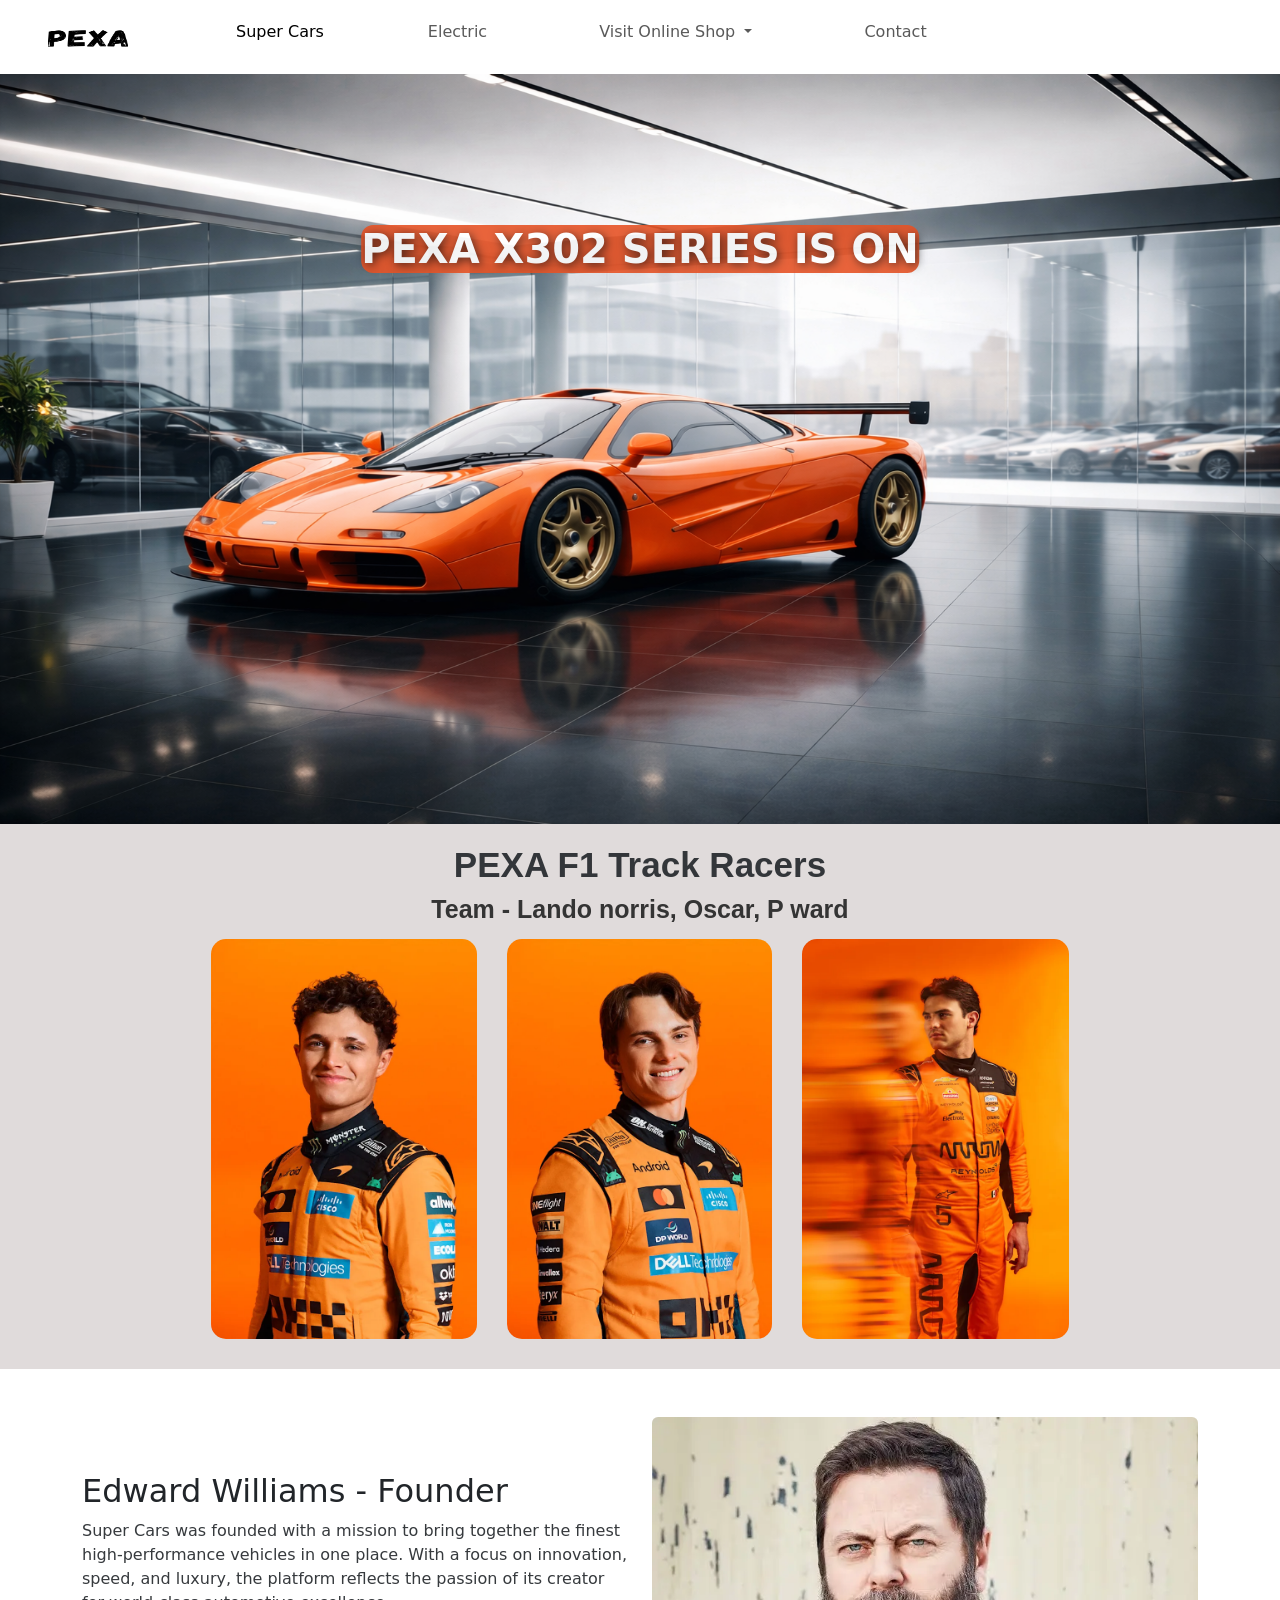
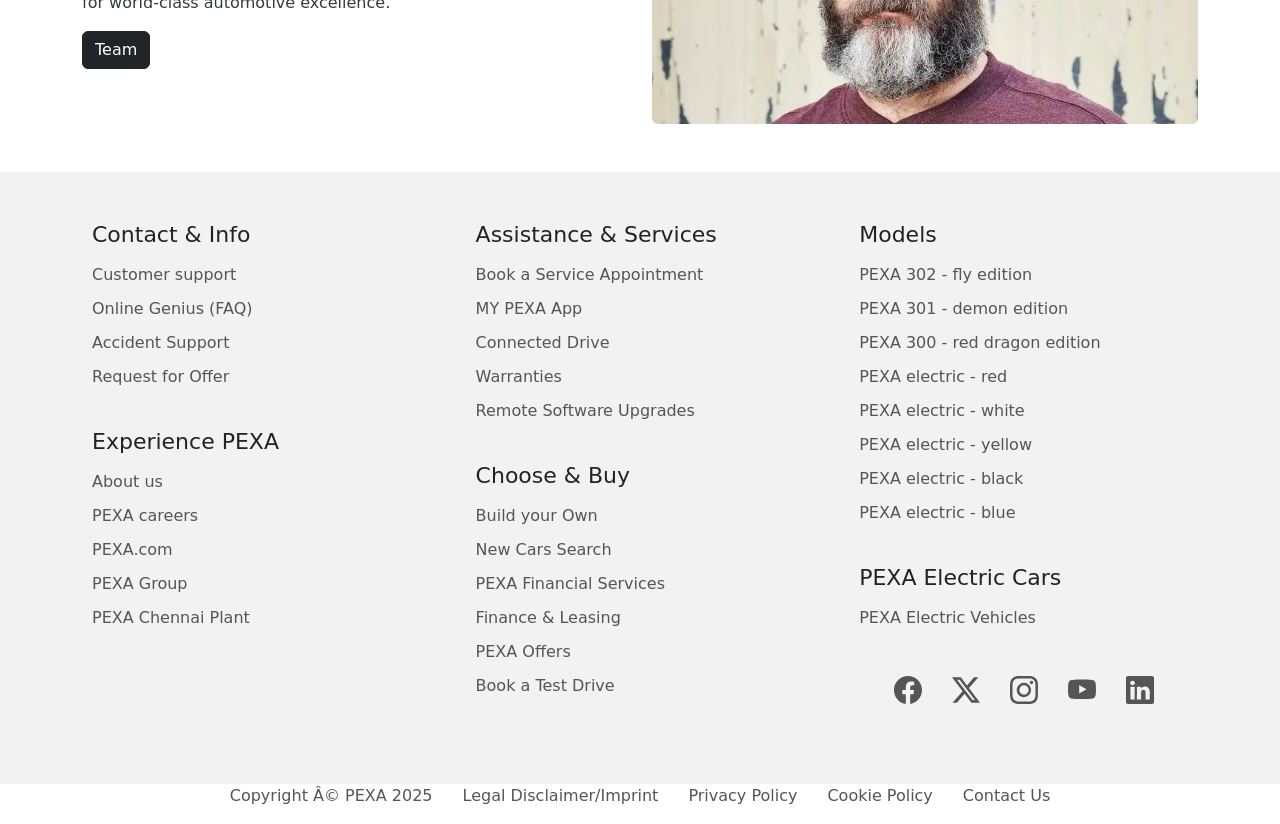
<file: index.html>
<!DOCTYPE html>
<html >
<head>
    <title>Pexa</title>
        <link href="https://cdn.jsdelivr.net/npm/bootstrap@5.3.8/dist/css/bootstrap.min.css" rel="stylesheet" integrity="sha384-sRIl4kxILFvY47J16cr9ZwB07vP4J8+LH7qKQnuqkuIAvNWLzeN8tE5YBujZqJLB" crossorigin="anonymous">
        <link rel="stylesheet" href="style.css">
</head>

<body>
  <script src="https://cdn.jsdelivr.net/npm/bootstrap@5.3.8/dist/js/bootstrap.bundle.min.js" integrity="sha384-FKyoEForCGlyvwx9Hj09JcYn3nv7wiPVlz7YYwJrWVcXK/BmnVDxM+D2scQbITxI" crossorigin="anonymous"></script>
    <nav  class="navbar navbar-expand-lg bg-dark-teritary  py-1 "  class="navbar bg-dark border-bottom border-body"  class="navbar navbar-expand-lg bg-dark " >
        <div class="px-5 py-2">
<img src="./images/pexa.png" alt="" width="80" height="50"  ></div>
  <div class="container-fluid" >
   
    <button class="navbar-toggler" type="button" data-bs-toggle="collapse" data-bs-target="#navbarSupportedContent" aria-controls="navbarSupportedContent" aria-expanded="false" aria-label="Toggle navigation">
      <span class="navbar-toggler-icon"></span>
    </button>
    <div class="collapse navbar-collapse" id="navbarSupportedContent" >
      <ul class="navbar-nav me-auto mb-2 mb-lg-0" >
        <li class="nav-item">
          <a class="nav-link active px-5" aria-current="page" href="./about.html">Super Cars</a>
        </li>
        <li class="nav-item px-5">
          <a class="nav-link" href="./electric.html">Electric</a>
        </li> 
        <li class="nav-item dropdown px-5">
          <a class="nav-link dropdown-toggle" href="#" role="button" data-bs-toggle="dropdown" aria-expanded="false">
            Visit Online Shop
          </a>
          <ul class="dropdown-menu">
            <li><a class="dropdown-item" href="./online.html">Buy New Vehicle</a></li>
            <li><a class="dropdown-item" href="./service.html">Services</a></li>
            <li><a class="dropdown-item" href="./offers.html">Current Offers</a></li>
            <li><hr class="dropdown-divider"></li>
            <!-- <li><a class="dropdown-item" href="#">Test Drive</a></li> -->
          </ul>
          <li class="nav-item px-5" >
          <a class="nav-link" href="./contact.html">Contact</a>
        </li>
        </li>
      </ul>
    </div>
    <!-- <div class="d-flex align-items-center gap-5">
      <img width="50" height="50" src="https://img.icons8.com/ios-filled/50/user.png" class="icon" alt="user"/>
      <img width="50" height="50" src="https://img.icons8.com/ios-filled/50/shopping-cart.png" class="icon" alt="shopping-cart"/>      
      <img width="50" height="50" src="https://img.icons8.com/ios-filled/50/filled-like.png" class="icon" alt="filled-like"/>      
      <img width="64" height="64" src="https://img.icons8.com/glyph-neue/64/map-marker.png" class="icon" alt="map-marker"/>  
    </div> -->
  
</nav>
<section >
  
    <div class="img-container">
       <img src="./images/car.png" class="main-img">
       </div>
          
      <h1 class="position-absolute top-25 start-50 translate-middle-x text-white fw-bold"> 
          PEXA X302 SERIES IS ON</h1>
</section>
<section class="f1">
  <h2 class="text-center">PEXA F1 Track Racers</h2>
  <h3 class="text-center">Team - Lando norris, Oscar, P ward</h3>
    <!-- From Uiverse.io by alexruix --> 
<div class="race">
 <img src="./images/lando_norris_world_champion_web.webp" alt="">
  <img src="./images/2026_web_team_Oscar_2.webp" alt="">
  <img src="./images/PWard__206.webp" alt="">
</div>
      </section>
      
      <section>
        <div class="container my-5">
  <div class="row align-items-center">

    <!-- Left Side Text -->
    <div class="col-md-6">
      <h2 >Edward Williams - Founder </h2>
      <p>
       Super Cars was founded with a mission to bring together the finest high-performance vehicles in one place. With a focus on innovation, speed, and luxury, the platform reflects the passion of its creator for world-class automotive excellence.
      </p>
      <button class="btn btn-dark">Team</button>
    </div>

    <!-- Right Side Image -->
    <div class="col-md-6">
      <img src="./images/images.webp" class="img-fluid rounded" alt="car">
    </div>

  </div>
</div>  
      </section>

<section class="footer">
  <div class="container">

    <!-- Column 1 -->
    <div class="column">
      <h3>Contact & Info</h3>
      <ul>
        <li>Customer support</li>
        <li>Online Genius (FAQ)</li>
        <li>Accident Support</li>
        <li>Request for Offer</li>
      </ul>

      <h3 class="mt">Experience PEXA</h3>
      <ul>
        <li>About us</li>
        <li>PEXA careers</li>
        <li>PEXA.com</li>
        <li>PEXA Group</li>
        <li>PEXA Chennai Plant</li>
      </ul>
    </div>

    <!-- Column 2 -->
    <div class="column">
      <h3>Assistance & Services</h3>
      <ul>
        <li>Book a Service Appointment</li>
        <li>MY PEXA App</li>
        <li>Connected Drive</li>
        <li>Warranties</li>
        <li>Remote Software Upgrades</li>
      </ul>

      <h3 class="mt">Choose & Buy</h3>
      <ul>
        <li>Build your Own</li>
        <li>New Cars Search</li>
        <li>PEXA Financial Services</li>
        <li>Finance & Leasing</li>
        <li>PEXA Offers</li>
        <li>Book a Test Drive</li>
      </ul>
    </div>

    <!-- Column 3 -->
    <div class="column">
      <h3>Models</h3>
      <ul>
        <li>PEXA 302 - fly edition</li>
        <li>PEXA 301 - demon edition</li>
        <li>PEXA 300 - red dragon edition</li>
        <li>PEXA electric - red</li>
        <li>PEXA electric - white</li>
        <li>PEXA electric - yellow</li>
        <li>PEXA electric - black</li>
        <li>PEXA electric - blue</li>

      </ul>

      <h3 class="mt">PEXA  Electric Cars</h3>
      <ul>
        <li>PEXA Electric Vehicles</li>
      </ul>
    
    <div class="icons">
      
      <svg class="social" xmlns="http://www.w3.org/2000/svg" width="16" height="16" fill="currentColor" class="bi bi-facebook" viewBox="0 0 16 16">
  <path d="M16 8.049c0-4.446-3.582-8.05-8-8.05C3.58 0-.002 3.603-.002 8.05c0 4.017 2.926 7.347 6.75 7.951v-5.625h-2.03V8.05H6.75V6.275c0-2.017 1.195-3.131 3.022-3.131.876 0 1.791.157 1.791.157v1.98h-1.009c-.993 0-1.303.621-1.303 1.258v1.51h2.218l-.354 2.326H9.25V16c3.824-.604 6.75-3.934 6.75-7.951"/>
</svg>
<svg class="social" xmlns="http://www.w3.org/2000/svg" width="16" height="16" fill="currentColor" class="bi bi-twitter-x" viewBox="0 0 16 16">
  <path d="M12.6.75h2.454l-5.36 6.142L16 15.25h-4.937l-3.867-5.07-4.425 5.07H.316l5.733-6.57L0 .75h5.063l3.495 4.633L12.601.75Zm-.86 13.028h1.36L4.323 2.145H2.865z"/>
</svg>

<svg class="social" xmlns="http://www.w3.org/2000/svg" width="16" height="16" fill="currentColor" class="bi bi-instagram" viewBox="0 0 16 16">
  <path d="M8 0C5.829 0 5.556.01 4.703.048 3.85.088 3.269.222 2.76.42a3.9 3.9 0 0 0-1.417.923A3.9 3.9 0 0 0 .42 2.76C.222 3.268.087 3.85.048 4.7.01 5.555 0 5.827 0 8.001c0 2.172.01 2.444.048 3.297.04.852.174 1.433.372 1.942.205.526.478.972.923 1.417.444.445.89.719 1.416.923.51.198 1.09.333 1.942.372C5.555 15.99 5.827 16 8 16s2.444-.01 3.298-.048c.851-.04 1.434-.174 1.943-.372a3.9 3.9 0 0 0 1.416-.923c.445-.445.718-.891.923-1.417.197-.509.332-1.09.372-1.942C15.99 10.445 16 10.173 16 8s-.01-2.445-.048-3.299c-.04-.851-.175-1.433-.372-1.941a3.9 3.9 0 0 0-.923-1.417A3.9 3.9 0 0 0 13.24.42c-.51-.198-1.092-.333-1.943-.372C10.443.01 10.172 0 7.998 0zm-.717 1.442h.718c2.136 0 2.389.007 3.232.046.78.035 1.204.166 1.486.275.373.145.64.319.92.599s.453.546.598.92c.11.281.24.705.275 1.485.039.843.047 1.096.047 3.231s-.008 2.389-.047 3.232c-.035.78-.166 1.203-.275 1.485a2.5 2.5 0 0 1-.599.919c-.28.28-.546.453-.92.598-.28.11-.704.24-1.485.276-.843.038-1.096.047-3.232.047s-2.39-.009-3.233-.047c-.78-.036-1.203-.166-1.485-.276a2.5 2.5 0 0 1-.92-.598 2.5 2.5 0 0 1-.6-.92c-.109-.281-.24-.705-.275-1.485-.038-.843-.046-1.096-.046-3.233s.008-2.388.046-3.231c.036-.78.166-1.204.276-1.486.145-.373.319-.64.599-.92s.546-.453.92-.598c.282-.11.705-.24 1.485-.276.738-.034 1.024-.044 2.515-.045zm4.988 1.328a.96.96 0 1 0 0 1.92.96.96 0 0 0 0-1.92m-4.27 1.122a4.109 4.109 0 1 0 0 8.217 4.109 4.109 0 0 0 0-8.217m0 1.441a2.667 2.667 0 1 1 0 5.334 2.667 2.667 0 0 1 0-5.334"/>
</svg>

<svg class="social" xmlns="http://www.w3.org/2000/svg" width="16" height="16" fill="currentColor" class="bi bi-youtube" viewBox="0 0 16 16">
  <path d="M8.051 1.999h.089c.822.003 4.987.033 6.11.335a2.01 2.01 0 0 1 1.415 1.42c.101.38.172.883.22 1.402l.01.104.022.26.008.104c.065.914.073 1.77.074 1.957v.075c-.001.194-.01 1.108-.082 2.06l-.008.105-.009.104c-.05.572-.124 1.14-.235 1.558a2.01 2.01 0 0 1-1.415 1.42c-1.16.312-5.569.334-6.18.335h-.142c-.309 0-1.587-.006-2.927-.052l-.17-.006-.087-.004-.171-.007-.171-.007c-1.11-.049-2.167-.128-2.654-.26a2.01 2.01 0 0 1-1.415-1.419c-.111-.417-.185-.986-.235-1.558L.09 9.82l-.008-.104A31 31 0 0 1 0 7.68v-.123c.002-.215.01-.958.064-1.778l.007-.103.003-.052.008-.104.022-.26.01-.104c.048-.519.119-1.023.22-1.402a2.01 2.01 0 0 1 1.415-1.42c.487-.13 1.544-.21 2.654-.26l.17-.007.172-.006.086-.003.171-.007A100 100 0 0 1 7.858 2zM6.4 5.209v4.818l4.157-2.408z"/>
</svg>

<svg class="social" xmlns="http://www.w3.org/2000/svg" width="16" height="16" fill="currentColor" class="bi bi-linkedin" viewBox="0 0 16 16">
  <path d="M0 1.146C0 .513.526 0 1.175 0h13.65C15.474 0 16 .513 16 1.146v13.708c0 .633-.526 1.146-1.175 1.146H1.175C.526 16 0 15.487 0 14.854zm4.943 12.248V6.169H2.542v7.225zm-1.2-8.212c.837 0 1.358-.554 1.358-1.248-.015-.709-.52-1.248-1.342-1.248S2.4 3.226 2.4 3.934c0 .694.521 1.248 1.327 1.248zm4.908 8.212V9.359c0-.216.016-.432.08-.586.173-.431.568-.878 1.232-.878.869 0 1.216.662 1.216 1.634v3.865h2.401V9.25c0-2.22-1.184-3.252-2.764-3.252-1.274 0-1.845.7-2.165 1.193v.025h-.016l.016-.025V6.169h-2.4c.03.678 0 7.225 0 7.225z"/>
</svg>
  </div>
</section>

  <div class="foot">
    
      <p class="para">Copyright © PEXA  2025</p>
      <p class="para" >Legal Disclaimer/Imprint</p>
      <p class="para" >Privacy Policy</p>
      <p class="para">Cookie Policy</p>
      <p class="para">Contact Us</p>
  
</div>
    

</body>
</html>
</file>
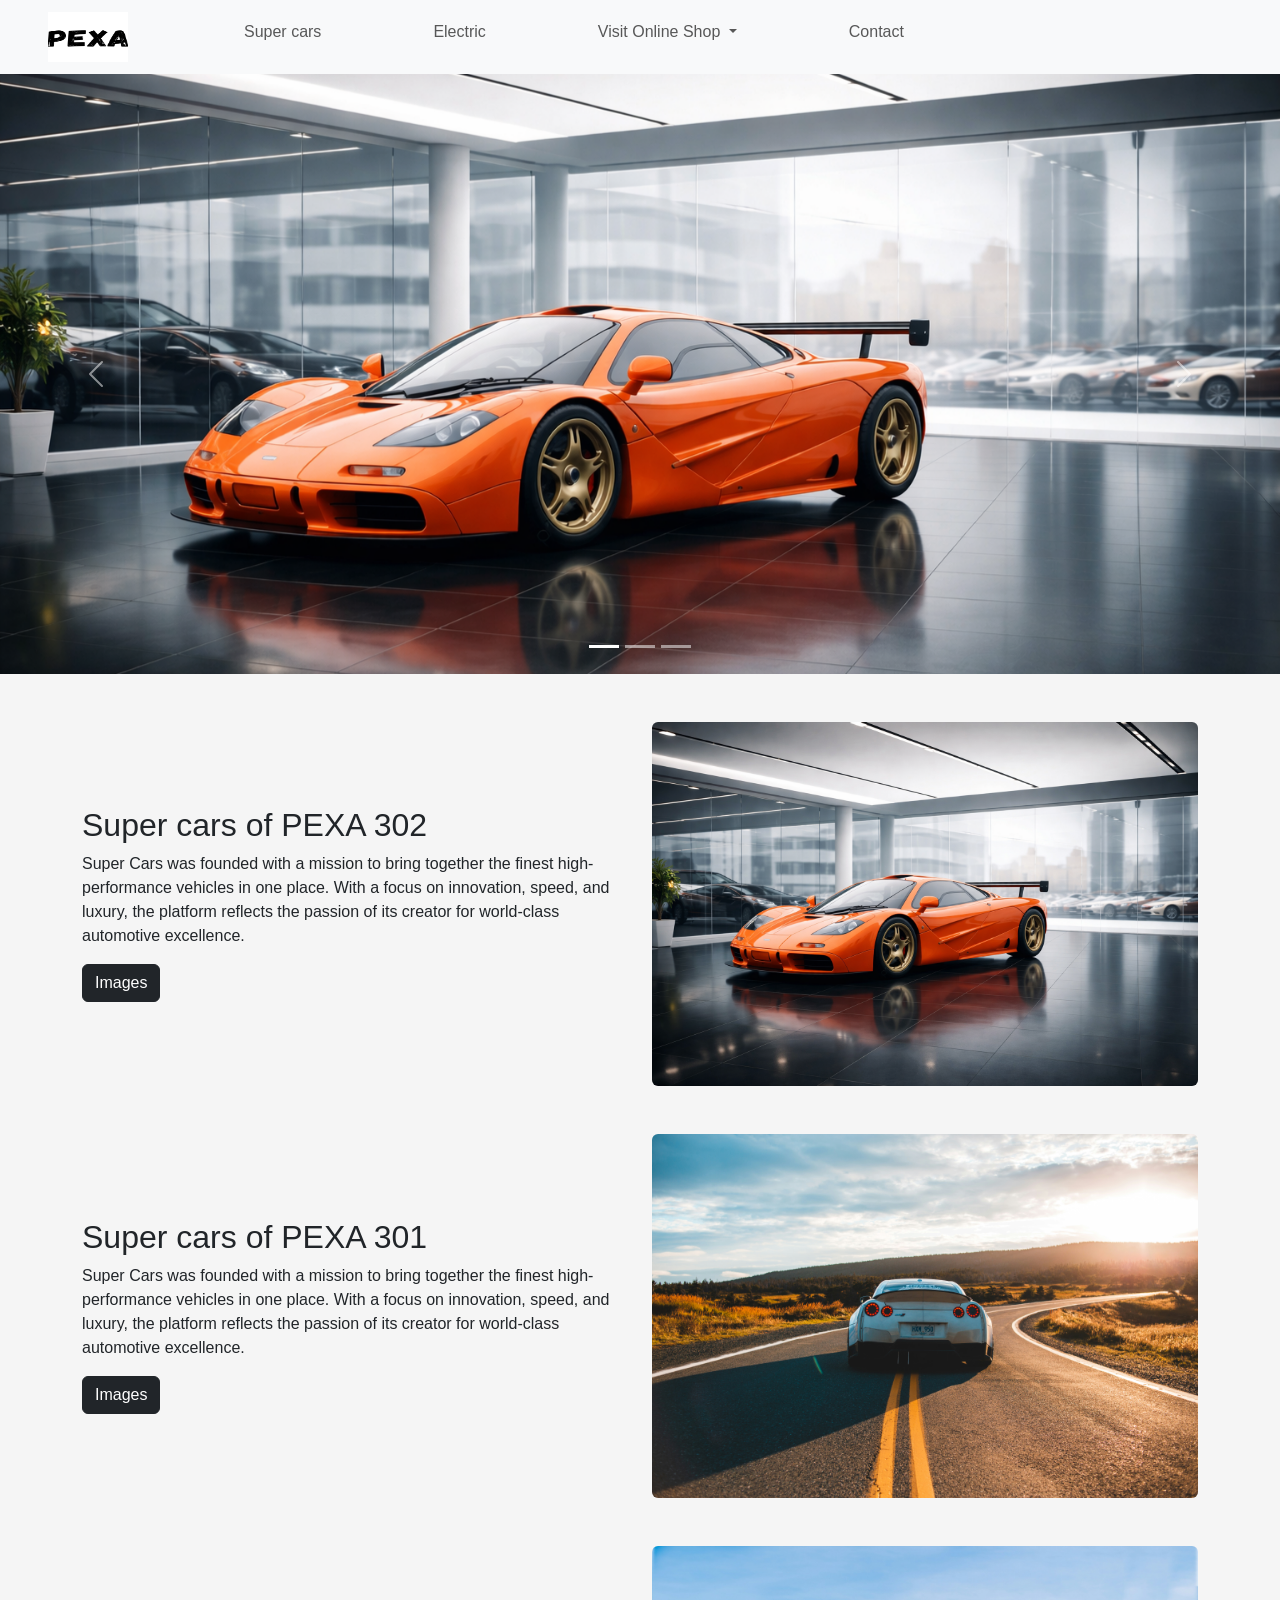
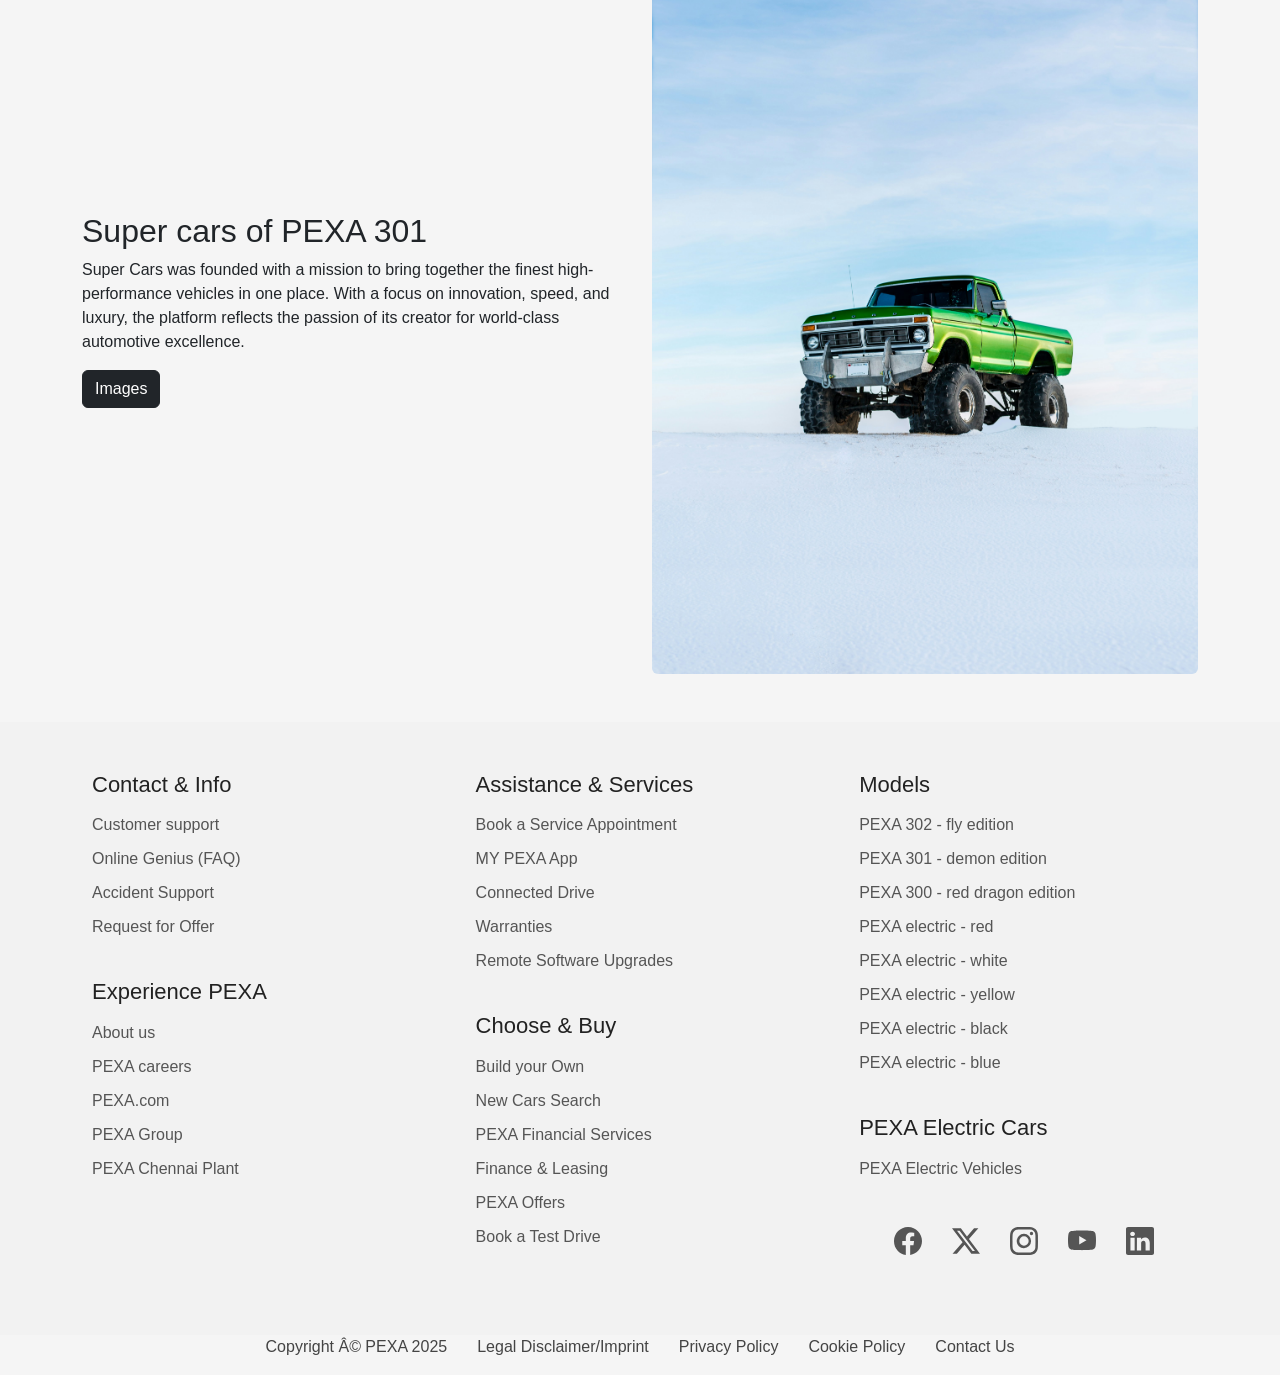
<file: about.html>
<!DOCTYPE html>
<html >
<head>
     <link href="https://cdn.jsdelivr.net/npm/bootstrap@5.3.8/dist/css/bootstrap.min.css" rel="stylesheet" integrity="sha384-sRIl4kxILFvY47J16cr9ZwB07vP4J8+LH7qKQnuqkuIAvNWLzeN8tE5YBujZqJLB" crossorigin="anonymous">
     <link rel="stylesheet" href="about.css">
</head>
<body>
    <script src="https://cdn.jsdelivr.net/npm/bootstrap@5.3.8/dist/js/bootstrap.bundle.min.js" integrity="sha384-FKyoEForCGlyvwx9Hj09JcYn3nv7wiPVlz7YYwJrWVcXK/BmnVDxM+D2scQbITxI" crossorigin="anonymous"></script>
    <nav  class="navbar navbar-expand-lg bg-body-tertiary py-1 "  class="navbar bg-dark border-bottom border-body"  class="navbar navbar-expand-lg bg-dark " >
        <div class="px-5 py-2">
<a href="./index.html"><img src="./images/pexa.png" alt="" width="80" height="50"></a></div>
  <div class="container-fluid" >
   
    <button class="navbar-toggler" type="button" data-bs-toggle="collapse" data-bs-target="#navbarSupportedContent" aria-controls="navbarSupportedContent" aria-expanded="false" aria-label="Toggle navigation">
      <span class="navbar-toggler-icon"></span>
    </button>
    <div class="collapse navbar-collapse" id="navbarSupportedContent" >
      <ul class="navbar-nav me-auto mb-2 mb-lg-0" >
        
        <li class="nav-item px-5">
          <a class="nav-link" href="./about.html">Super cars</a>
        </li> 
        <li class="nav-item px-5">
          <a class="nav-link" href="./electric.html">Electric </a>
        </li> 
        <li class="nav-item dropdown px-5">
          <a class="nav-link dropdown-toggle" href="#" role="button" data-bs-toggle="dropdown" aria-expanded="false">
            Visit Online Shop
          </a>
          <ul class="dropdown-menu">
            <li><a class="dropdown-item" href="./online.html">Buy New Vehicle</a></li>
            <li><a class="dropdown-item" href="./service.html">Services</a></li>
            <li><a class="dropdown-item" href="./offers.html">Current Offers</a></li>
            <li><hr class="dropdown-divider"></li>
            <!-- <li><a class="dropdown-item" href="#">Test Drive</a></li> -->

          </ul>
          <li class="nav-item px-5" >
          <a class="nav-link" href="./contact.html">Contact</a>
        </li>
        </li>
      </ul>
      
    </div>
  </div>
  <!-- <div class="d-flex align-items-center gap-5">
      <img width="50" height="50" src="https://img.icons8.com/ios-filled/50/user.png" class="icon" alt="user"/>
      <img width="50" height="50" src="https://img.icons8.com/ios-filled/50/shopping-cart.png" class="icon" alt="shopping-cart"/>      
      <img width="50" height="50" src="https://img.icons8.com/ios-filled/50/filled-like.png" class="icon" alt="filled-like"/>      
      <img width="64" height="64" src="https://img.icons8.com/glyph-neue/64/map-marker.png" class="icon" alt="map-marker"/>  
    </div> -->
</nav>
<div id="carouselExampleIndicators" class="carousel slide">
  <div class="carousel-indicators">
    <button type="button" data-bs-target="#carouselExampleIndicators" data-bs-slide-to="0" class="active" aria-current="true" aria-label="Slide 1"></button>
    <button type="button" data-bs-target="#carouselExampleIndicators" data-bs-slide-to="1" aria-label="Slide 2"></button>
    <button type="button" data-bs-target="#carouselExampleIndicators" data-bs-slide-to="2" aria-label="Slide 3"></button>
  </div>
  <div class="carousel-inner">
    <div class="carousel-item active">
      <img src="./images/car.png" class="d-block w-100" alt="...">
    </div>
    <div class="carousel-item">
      <img src="./images/car1.jpg" class="d-block w-100" alt="...">
    </div>
    <div class="carousel-item">
      <img src="./images/car2.jpg" class="d-block w-100" alt="...">
    </div>
  </div>
  <button class="carousel-control-prev" type="button" data-bs-target="#carouselExampleIndicators" data-bs-slide="prev">
    <span class="carousel-control-prev-icon" aria-hidden="true"></span>
    <span class="visually-hidden">Previous</span>
  </button>
  <button class="carousel-control-next" type="button" data-bs-target="#carouselExampleIndicators" data-bs-slide="next">
    <span class="carousel-control-next-icon" aria-hidden="true"></span>
    <span class="visually-hidden">Next</span>
  </button>
</div>

<section>
  <div class="container my-5">
  <div class="row align-items-center">

    <!-- Left Side Text -->
    <div class="col-md-6"> 
      <h2>Super cars of PEXA 302</h2>
      
      <p>
       Super Cars was founded with a mission to bring together the finest high-performance vehicles in one place. With a focus on innovation, speed, and luxury, the platform reflects the passion of its creator for world-class automotive excellence.
      </p>
      <a href="./img.html"><button class="btn btn-dark">Images</button></a>
    </div>

    <!-- Right Side Image -->
    <div class="col-md-6">
      <img src="./images/car.png" class="img-fluid rounded" alt="car">
    </div>

  </div>
</div>  

<div class="container my-5">
  <div class="row align-items-center">

    <!-- Left Side Text -->
    <div class="col-md-6">
      <h2>Super cars of PEXA 301</h2>
      
      <p>
       Super Cars was founded with a mission to bring together the finest high-performance vehicles in one place. With a focus on innovation, speed, and luxury, the platform reflects the passion of its creator for world-class automotive excellence.
      </p>
      <a href="./img.html"><button class="btn btn-dark">Images</button></a>
    </div>

    <!-- Right Side Image -->
    <div class="col-md-6">
    <img src="./images/car1.jpg" class="img-fluid rounded" alt="car">
    </div>

  </div>
</div>  

<div class="container my-5">
  <div class="row align-items-center">

    <!-- Left Side Text -->
    <div class="col-md-6">
      <h2>Super cars of PEXA 301</h2>
      
      <p>
       Super Cars was founded with a mission to bring together the finest high-performance vehicles in one place. With a focus on innovation, speed, and luxury, the platform reflects the passion of its creator for world-class automotive excellence.
      </p>
      <a href="./img.html"><button class="btn btn-dark">Images</button></a>
    </div>

    <!-- Right Side Image -->
    <div class="col-md-6">
    <img src="./images/car2.jpg" class="img-fluid rounded" alt="car">
    </div>

  </div>
</div> 

</section>
<section class="footer">
  <div class="container">

    <!-- Column 1 -->
    <div class="column">
      <h3>Contact & Info</h3>
      <ul>
        <li>Customer support</li>
        <li>Online Genius (FAQ)</li>
        <li>Accident Support</li>
        <li>Request for Offer</li>
      </ul>

      <h3 class="mt">Experience PEXA</h3>
      <ul>
        <li>About us</li>
        <li>PEXA careers</li>
        <li>PEXA.com</li>
        <li>PEXA Group</li>
        <li>PEXA Chennai Plant</li>
      </ul>
    </div>

    <!-- Column 2 -->
    <div class="column">
      <h3>Assistance & Services</h3>
      <ul>
        <li>Book a Service Appointment</li>
        <li>MY PEXA App</li>
        <li>Connected Drive</li>
        <li>Warranties</li>
        <li>Remote Software Upgrades</li>
      </ul>

      <h3 class="mt">Choose & Buy</h3>
      <ul>
        <li>Build your Own</li>
        <li>New Cars Search</li>
        <li>PEXA Financial Services</li>
        <li>Finance & Leasing</li>
        <li>PEXA Offers</li>
        <li>Book a Test Drive</li>
      </ul>
    </div>

    <!-- Column 3 -->
    <div class="column">
      <h3>Models</h3>
      <ul>
        <li>PEXA 302 - fly edition</li>
        <li>PEXA 301 - demon edition</li>
        <li>PEXA 300 - red dragon edition</li>
        <li>PEXA electric - red</li>
        <li>PEXA electric - white</li>
        <li>PEXA electric - yellow</li>
        <li>PEXA electric - black</li>
        <li>PEXA electric - blue</li>

      </ul>

      <h3 class="mt">PEXA  Electric Cars</h3>
      <ul>
        <li>PEXA Electric Vehicles</li>
      </ul>
    
    <div class="icons">
      
      <svg class="social" xmlns="http://www.w3.org/2000/svg" width="16" height="16" fill="currentColor" class="bi bi-facebook" viewBox="0 0 16 16">
  <path d="M16 8.049c0-4.446-3.582-8.05-8-8.05C3.58 0-.002 3.603-.002 8.05c0 4.017 2.926 7.347 6.75 7.951v-5.625h-2.03V8.05H6.75V6.275c0-2.017 1.195-3.131 3.022-3.131.876 0 1.791.157 1.791.157v1.98h-1.009c-.993 0-1.303.621-1.303 1.258v1.51h2.218l-.354 2.326H9.25V16c3.824-.604 6.75-3.934 6.75-7.951"/>
</svg>
<svg class="social" xmlns="http://www.w3.org/2000/svg" width="16" height="16" fill="currentColor" class="bi bi-twitter-x" viewBox="0 0 16 16">
  <path d="M12.6.75h2.454l-5.36 6.142L16 15.25h-4.937l-3.867-5.07-4.425 5.07H.316l5.733-6.57L0 .75h5.063l3.495 4.633L12.601.75Zm-.86 13.028h1.36L4.323 2.145H2.865z"/>
</svg>

<svg class="social" xmlns="http://www.w3.org/2000/svg" width="16" height="16" fill="currentColor" class="bi bi-instagram" viewBox="0 0 16 16">
  <path d="M8 0C5.829 0 5.556.01 4.703.048 3.85.088 3.269.222 2.76.42a3.9 3.9 0 0 0-1.417.923A3.9 3.9 0 0 0 .42 2.76C.222 3.268.087 3.85.048 4.7.01 5.555 0 5.827 0 8.001c0 2.172.01 2.444.048 3.297.04.852.174 1.433.372 1.942.205.526.478.972.923 1.417.444.445.89.719 1.416.923.51.198 1.09.333 1.942.372C5.555 15.99 5.827 16 8 16s2.444-.01 3.298-.048c.851-.04 1.434-.174 1.943-.372a3.9 3.9 0 0 0 1.416-.923c.445-.445.718-.891.923-1.417.197-.509.332-1.09.372-1.942C15.99 10.445 16 10.173 16 8s-.01-2.445-.048-3.299c-.04-.851-.175-1.433-.372-1.941a3.9 3.9 0 0 0-.923-1.417A3.9 3.9 0 0 0 13.24.42c-.51-.198-1.092-.333-1.943-.372C10.443.01 10.172 0 7.998 0zm-.717 1.442h.718c2.136 0 2.389.007 3.232.046.78.035 1.204.166 1.486.275.373.145.64.319.92.599s.453.546.598.92c.11.281.24.705.275 1.485.039.843.047 1.096.047 3.231s-.008 2.389-.047 3.232c-.035.78-.166 1.203-.275 1.485a2.5 2.5 0 0 1-.599.919c-.28.28-.546.453-.92.598-.28.11-.704.24-1.485.276-.843.038-1.096.047-3.232.047s-2.39-.009-3.233-.047c-.78-.036-1.203-.166-1.485-.276a2.5 2.5 0 0 1-.92-.598 2.5 2.5 0 0 1-.6-.92c-.109-.281-.24-.705-.275-1.485-.038-.843-.046-1.096-.046-3.233s.008-2.388.046-3.231c.036-.78.166-1.204.276-1.486.145-.373.319-.64.599-.92s.546-.453.92-.598c.282-.11.705-.24 1.485-.276.738-.034 1.024-.044 2.515-.045zm4.988 1.328a.96.96 0 1 0 0 1.92.96.96 0 0 0 0-1.92m-4.27 1.122a4.109 4.109 0 1 0 0 8.217 4.109 4.109 0 0 0 0-8.217m0 1.441a2.667 2.667 0 1 1 0 5.334 2.667 2.667 0 0 1 0-5.334"/>
</svg>

<svg class="social" xmlns="http://www.w3.org/2000/svg" width="16" height="16" fill="currentColor" class="bi bi-youtube" viewBox="0 0 16 16">
  <path d="M8.051 1.999h.089c.822.003 4.987.033 6.11.335a2.01 2.01 0 0 1 1.415 1.42c.101.38.172.883.22 1.402l.01.104.022.26.008.104c.065.914.073 1.77.074 1.957v.075c-.001.194-.01 1.108-.082 2.06l-.008.105-.009.104c-.05.572-.124 1.14-.235 1.558a2.01 2.01 0 0 1-1.415 1.42c-1.16.312-5.569.334-6.18.335h-.142c-.309 0-1.587-.006-2.927-.052l-.17-.006-.087-.004-.171-.007-.171-.007c-1.11-.049-2.167-.128-2.654-.26a2.01 2.01 0 0 1-1.415-1.419c-.111-.417-.185-.986-.235-1.558L.09 9.82l-.008-.104A31 31 0 0 1 0 7.68v-.123c.002-.215.01-.958.064-1.778l.007-.103.003-.052.008-.104.022-.26.01-.104c.048-.519.119-1.023.22-1.402a2.01 2.01 0 0 1 1.415-1.42c.487-.13 1.544-.21 2.654-.26l.17-.007.172-.006.086-.003.171-.007A100 100 0 0 1 7.858 2zM6.4 5.209v4.818l4.157-2.408z"/>
</svg>

<svg class="social" xmlns="http://www.w3.org/2000/svg" width="16" height="16" fill="currentColor" class="bi bi-linkedin" viewBox="0 0 16 16">
  <path d="M0 1.146C0 .513.526 0 1.175 0h13.65C15.474 0 16 .513 16 1.146v13.708c0 .633-.526 1.146-1.175 1.146H1.175C.526 16 0 15.487 0 14.854zm4.943 12.248V6.169H2.542v7.225zm-1.2-8.212c.837 0 1.358-.554 1.358-1.248-.015-.709-.52-1.248-1.342-1.248S2.4 3.226 2.4 3.934c0 .694.521 1.248 1.327 1.248zm4.908 8.212V9.359c0-.216.016-.432.08-.586.173-.431.568-.878 1.232-.878.869 0 1.216.662 1.216 1.634v3.865h2.401V9.25c0-2.22-1.184-3.252-2.764-3.252-1.274 0-1.845.7-2.165 1.193v.025h-.016l.016-.025V6.169h-2.4c.03.678 0 7.225 0 7.225z"/>
</svg>
  </div>
</section>

  <div class="foot">
    
      <p class="para">Copyright © PEXA  2025</p>
      <p class="para" >Legal Disclaimer/Imprint</p>
      <p class="para" >Privacy Policy</p>
      <p class="para">Cookie Policy</p>
      <p class="para">Contact Us</p>
  
</div>

</body>
</html>
</file>
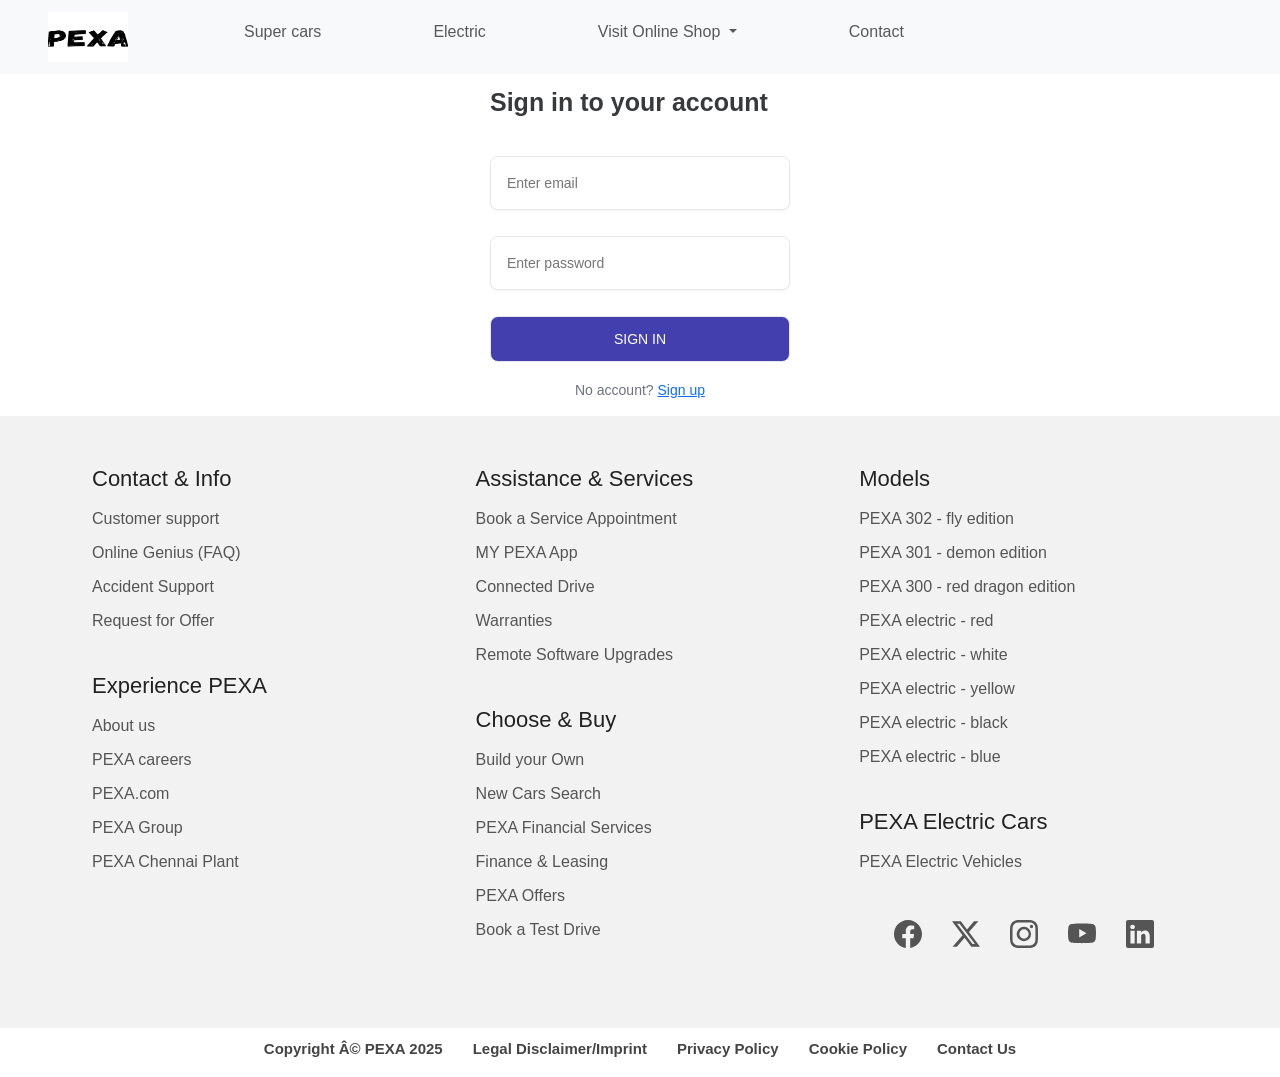
<file: contact.html>
<!DOCTYPE html>
<html lang="en">
<head>
    <title>PEXA</title>
         <link href="https://cdn.jsdelivr.net/npm/bootstrap@5.3.8/dist/css/bootstrap.min.css" rel="stylesheet" integrity="sha384-sRIl4kxILFvY47J16cr9ZwB07vP4J8+LH7qKQnuqkuIAvNWLzeN8tE5YBujZqJLB" crossorigin="anonymous">
         <link rel="stylesheet" href="contact.css">
</head>
<body>
    <script src="https://cdn.jsdelivr.net/npm/bootstrap@5.3.8/dist/js/bootstrap.bundle.min.js" integrity="sha384-FKyoEForCGlyvwx9Hj09JcYn3nv7wiPVlz7YYwJrWVcXK/BmnVDxM+D2scQbITxI" crossorigin="anonymous"></script>
    <nav  class="navbar navbar-expand-lg bg-body-tertiary py-1 "  class="navbar bg-dark border-bottom border-body"  class="navbar navbar-expand-lg bg-dark " >
        <div class="px-5 py-2">
<a href="./index.html"><img src="./images/pexa.png" alt="" width="80" height="50"></a></div>
  <div class="container-fluid" >
   
    <button class="navbar-toggler" type="button" data-bs-toggle="collapse" data-bs-target="#navbarSupportedContent" aria-controls="navbarSupportedContent" aria-expanded="false" aria-label="Toggle navigation">
      <span class="navbar-toggler-icon"></span>
    </button>
    <div class="collapse navbar-collapse" id="navbarSupportedContent" >
      <ul class="navbar-nav me-auto mb-2 mb-lg-0" >
        
        <li class="nav-item px-5">
          <a class="nav-link" href="./about.html">Super cars</a>
        </li> 
        <li class="nav-item px-5">
          <a class="nav-link" href="./electric.html">Electric </a>
        </li> 
        <li class="nav-item dropdown px-5">
          <a class="nav-link dropdown-toggle" href="#" role="button" data-bs-toggle="dropdown" aria-expanded="false">
            Visit Online Shop
          </a>
          <ul class="dropdown-menu">
            <li><a class="dropdown-item" href="./online.html">Buy New Vehicle</a></li>
            <li><a class="dropdown-item" href="./service.html">Services</a></li>
            <li><a class="dropdown-item" href="./offers.html">Current Offers</a></li>
            <li><hr class="dropdown-divider"></li>
            <!-- <li><a class="dropdown-item" href="#">Test Drive</a></li> -->

          </ul>
          <li class="nav-item px-5" >
          <a class="nav-link" href="#">Contact</a>
        </li>
        </li>
      </ul>
      
    </div>
  </div>
  <!-- <div class="d-flex align-items-center gap-5">
      <img width="50" height="50" src="https://img.icons8.com/ios-filled/50/user.png" class="icon" alt="user"/>
      <img width="50" height="50" src="https://img.icons8.com/ios-filled/50/shopping-cart.png" class="icon" alt="shopping-cart"/>      
      <img width="50" height="50" src="https://img.icons8.com/ios-filled/50/filled-like.png" class="icon" alt="filled-like"/>      
      <img width="64" height="64" src="https://img.icons8.com/glyph-neue/64/map-marker.png" class="icon" alt="map-marker"/>  
    </div> -->
</nav>

<form class="form">
  <p class="form-title">Sign in to your account</p>
  <div class="input-container">
          <input type="email" placeholder="Enter email">
      </div>
      
      <div class="input-container">
          <input type="password" placeholder="Enter password">
        </div>
         <button type="submit" class="submit">
        Sign in
      </button>

      <p class="signup-link">
        No account?
        <a href="">Sign up</a>
      </p>
</form>
<section class="footer">
  <div class="container">

    <!-- Column 1 -->
    <div class="column">
      <h3>Contact & Info</h3>
      <ul>
        <li>Customer support</li>
        <li>Online Genius (FAQ)</li>
        <li>Accident Support</li>
        <li>Request for Offer</li>
      </ul>

      <h3 class="mt">Experience PEXA</h3>
      <ul>
        <li>About us</li>
        <li>PEXA careers</li>
        <li>PEXA.com</li>
        <li>PEXA Group</li>
        <li>PEXA Chennai Plant</li>
      </ul>
    </div>

    <!-- Column 2 -->
    <div class="column">
      <h3>Assistance & Services</h3>
      <ul>
        <li>Book a Service Appointment</li>
        <li>MY PEXA App</li>
        <li>Connected Drive</li>
        <li>Warranties</li>
        <li>Remote Software Upgrades</li>
      </ul>

      <h3 class="mt">Choose & Buy</h3>
      <ul>
        <li>Build your Own</li>
        <li>New Cars Search</li>
        <li>PEXA Financial Services</li>
        <li>Finance & Leasing</li>
        <li>PEXA Offers</li>
        <li>Book a Test Drive</li>
      </ul>
    </div>

    <!-- Column 3 -->
    <div class="column">
      <h3>Models</h3>
      <ul>
        <li>PEXA 302 - fly edition</li>
        <li>PEXA 301 - demon edition</li>
        <li>PEXA 300 - red dragon edition</li>
        <li>PEXA electric - red</li>
        <li>PEXA electric - white</li>
        <li>PEXA electric - yellow</li>
        <li>PEXA electric - black</li>
        <li>PEXA electric - blue</li>

      </ul>

      <h3 class="mt">PEXA  Electric Cars</h3>
      <ul>
        <li>PEXA Electric Vehicles</li>
      </ul>
    
    <div class="icons">
      
      <svg class="social" xmlns="http://www.w3.org/2000/svg" width="16" height="16" fill="currentColor" class="bi bi-facebook" viewBox="0 0 16 16">
  <path d="M16 8.049c0-4.446-3.582-8.05-8-8.05C3.58 0-.002 3.603-.002 8.05c0 4.017 2.926 7.347 6.75 7.951v-5.625h-2.03V8.05H6.75V6.275c0-2.017 1.195-3.131 3.022-3.131.876 0 1.791.157 1.791.157v1.98h-1.009c-.993 0-1.303.621-1.303 1.258v1.51h2.218l-.354 2.326H9.25V16c3.824-.604 6.75-3.934 6.75-7.951"/>
</svg>
<svg class="social" xmlns="http://www.w3.org/2000/svg" width="16" height="16" fill="currentColor" class="bi bi-twitter-x" viewBox="0 0 16 16">
  <path d="M12.6.75h2.454l-5.36 6.142L16 15.25h-4.937l-3.867-5.07-4.425 5.07H.316l5.733-6.57L0 .75h5.063l3.495 4.633L12.601.75Zm-.86 13.028h1.36L4.323 2.145H2.865z"/>
</svg>

<svg class="social" xmlns="http://www.w3.org/2000/svg" width="16" height="16" fill="currentColor" class="bi bi-instagram" viewBox="0 0 16 16">
  <path d="M8 0C5.829 0 5.556.01 4.703.048 3.85.088 3.269.222 2.76.42a3.9 3.9 0 0 0-1.417.923A3.9 3.9 0 0 0 .42 2.76C.222 3.268.087 3.85.048 4.7.01 5.555 0 5.827 0 8.001c0 2.172.01 2.444.048 3.297.04.852.174 1.433.372 1.942.205.526.478.972.923 1.417.444.445.89.719 1.416.923.51.198 1.09.333 1.942.372C5.555 15.99 5.827 16 8 16s2.444-.01 3.298-.048c.851-.04 1.434-.174 1.943-.372a3.9 3.9 0 0 0 1.416-.923c.445-.445.718-.891.923-1.417.197-.509.332-1.09.372-1.942C15.99 10.445 16 10.173 16 8s-.01-2.445-.048-3.299c-.04-.851-.175-1.433-.372-1.941a3.9 3.9 0 0 0-.923-1.417A3.9 3.9 0 0 0 13.24.42c-.51-.198-1.092-.333-1.943-.372C10.443.01 10.172 0 7.998 0zm-.717 1.442h.718c2.136 0 2.389.007 3.232.046.78.035 1.204.166 1.486.275.373.145.64.319.92.599s.453.546.598.92c.11.281.24.705.275 1.485.039.843.047 1.096.047 3.231s-.008 2.389-.047 3.232c-.035.78-.166 1.203-.275 1.485a2.5 2.5 0 0 1-.599.919c-.28.28-.546.453-.92.598-.28.11-.704.24-1.485.276-.843.038-1.096.047-3.232.047s-2.39-.009-3.233-.047c-.78-.036-1.203-.166-1.485-.276a2.5 2.5 0 0 1-.92-.598 2.5 2.5 0 0 1-.6-.92c-.109-.281-.24-.705-.275-1.485-.038-.843-.046-1.096-.046-3.233s.008-2.388.046-3.231c.036-.78.166-1.204.276-1.486.145-.373.319-.64.599-.92s.546-.453.92-.598c.282-.11.705-.24 1.485-.276.738-.034 1.024-.044 2.515-.045zm4.988 1.328a.96.96 0 1 0 0 1.92.96.96 0 0 0 0-1.92m-4.27 1.122a4.109 4.109 0 1 0 0 8.217 4.109 4.109 0 0 0 0-8.217m0 1.441a2.667 2.667 0 1 1 0 5.334 2.667 2.667 0 0 1 0-5.334"/>
</svg>

<svg class="social" xmlns="http://www.w3.org/2000/svg" width="16" height="16" fill="currentColor" class="bi bi-youtube" viewBox="0 0 16 16">
  <path d="M8.051 1.999h.089c.822.003 4.987.033 6.11.335a2.01 2.01 0 0 1 1.415 1.42c.101.38.172.883.22 1.402l.01.104.022.26.008.104c.065.914.073 1.77.074 1.957v.075c-.001.194-.01 1.108-.082 2.06l-.008.105-.009.104c-.05.572-.124 1.14-.235 1.558a2.01 2.01 0 0 1-1.415 1.42c-1.16.312-5.569.334-6.18.335h-.142c-.309 0-1.587-.006-2.927-.052l-.17-.006-.087-.004-.171-.007-.171-.007c-1.11-.049-2.167-.128-2.654-.26a2.01 2.01 0 0 1-1.415-1.419c-.111-.417-.185-.986-.235-1.558L.09 9.82l-.008-.104A31 31 0 0 1 0 7.68v-.123c.002-.215.01-.958.064-1.778l.007-.103.003-.052.008-.104.022-.26.01-.104c.048-.519.119-1.023.22-1.402a2.01 2.01 0 0 1 1.415-1.42c.487-.13 1.544-.21 2.654-.26l.17-.007.172-.006.086-.003.171-.007A100 100 0 0 1 7.858 2zM6.4 5.209v4.818l4.157-2.408z"/>
</svg>

<svg class="social" xmlns="http://www.w3.org/2000/svg" width="16" height="16" fill="currentColor" class="bi bi-linkedin" viewBox="0 0 16 16">
  <path d="M0 1.146C0 .513.526 0 1.175 0h13.65C15.474 0 16 .513 16 1.146v13.708c0 .633-.526 1.146-1.175 1.146H1.175C.526 16 0 15.487 0 14.854zm4.943 12.248V6.169H2.542v7.225zm-1.2-8.212c.837 0 1.358-.554 1.358-1.248-.015-.709-.52-1.248-1.342-1.248S2.4 3.226 2.4 3.934c0 .694.521 1.248 1.327 1.248zm4.908 8.212V9.359c0-.216.016-.432.08-.586.173-.431.568-.878 1.232-.878.869 0 1.216.662 1.216 1.634v3.865h2.401V9.25c0-2.22-1.184-3.252-2.764-3.252-1.274 0-1.845.7-2.165 1.193v.025h-.016l.016-.025V6.169h-2.4c.03.678 0 7.225 0 7.225z"/>
</svg>
  </div>
</section>

  <div class="foot">
    
      <p class="para">Copyright © PEXA  2025</p>
      <p class="para" >Legal Disclaimer/Imprint</p>
      <p class="para" >Privacy Policy</p>
      <p class="para">Cookie Policy</p>
      <p class="para">Contact Us</p>
  
</div>
    
</body>
</html>
</file>
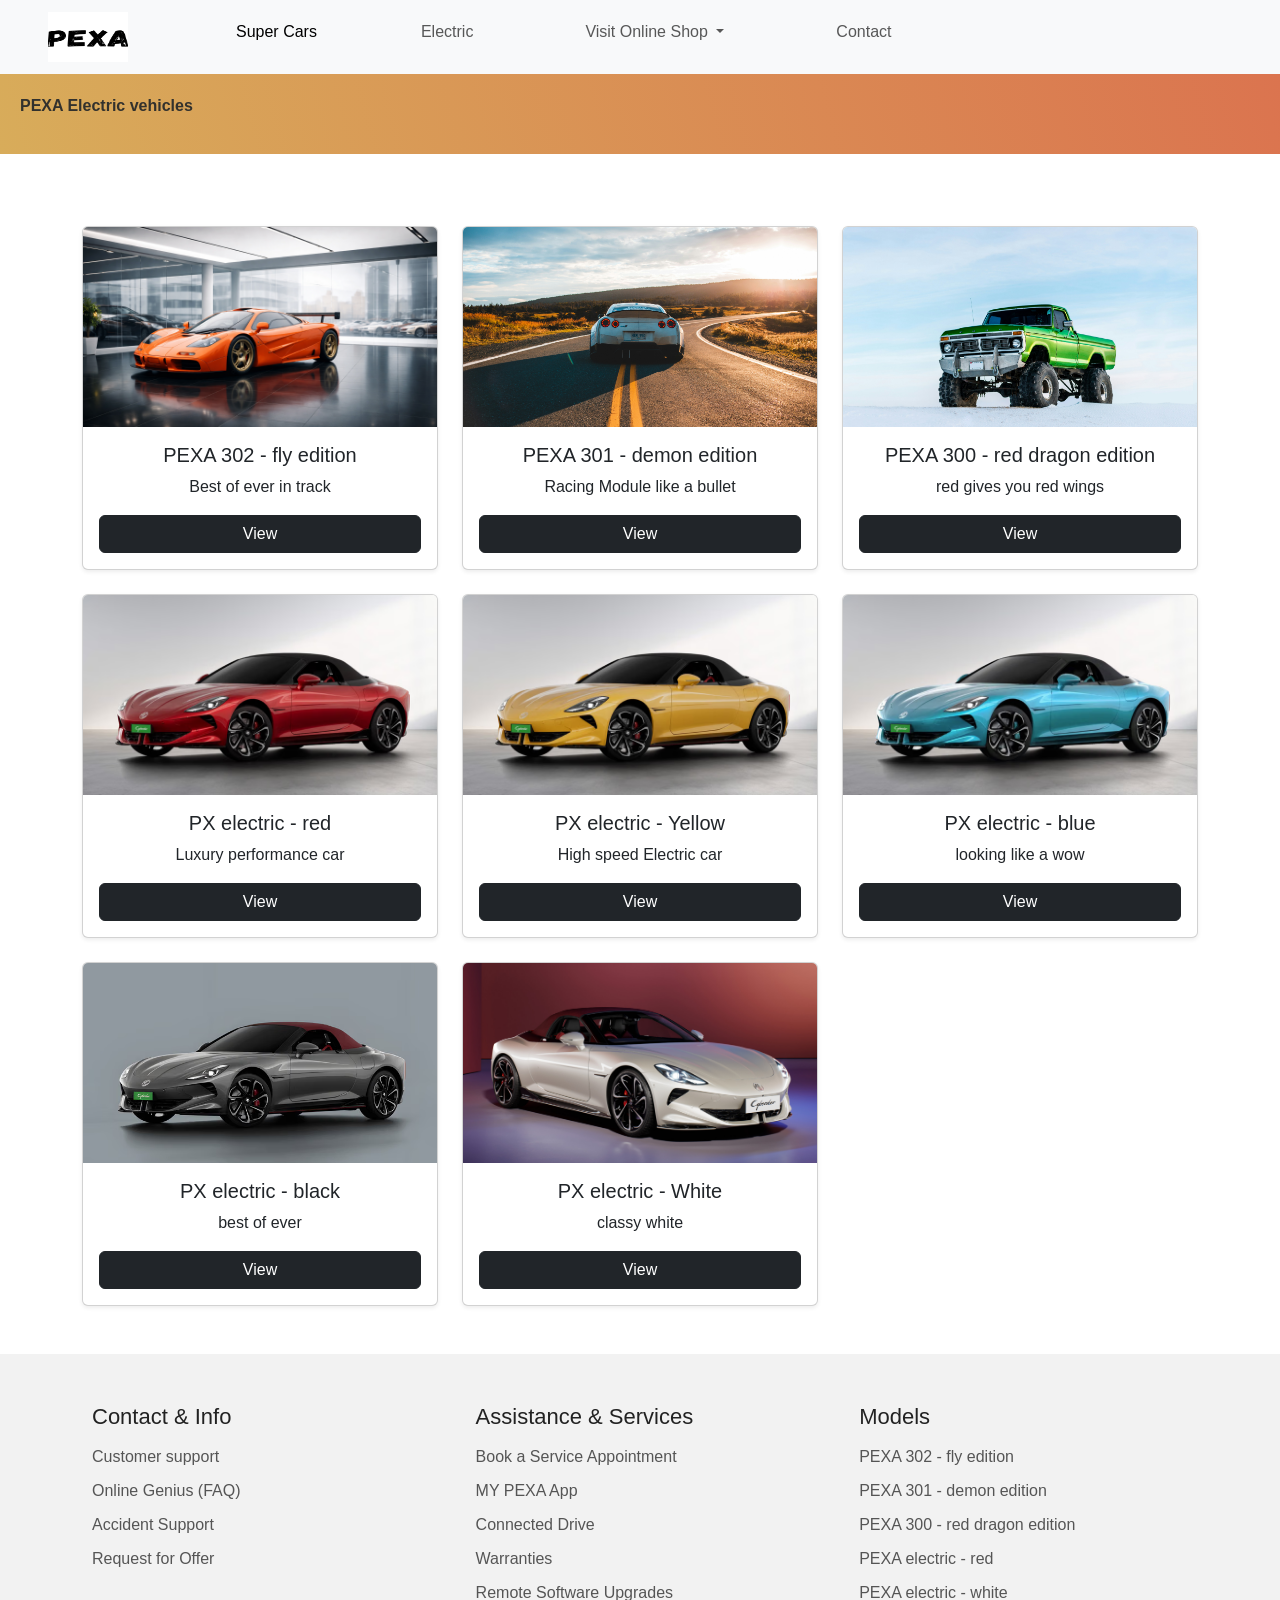
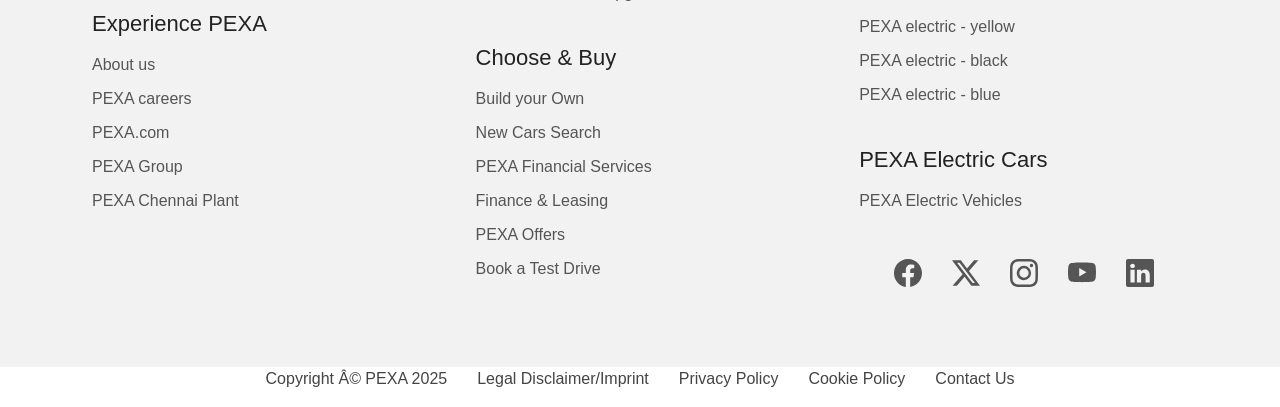
<file: electric.html>
<!DOCTYPE html>
<html lang="en">
<head>
    <title>PEXA</title>
    <link href="https://cdn.jsdelivr.net/npm/bootstrap@5.3.8/dist/css/bootstrap.min.css" rel="stylesheet" integrity="sha384-sRIl4kxILFvY47J16cr9ZwB07vP4J8+LH7qKQnuqkuIAvNWLzeN8tE5YBujZqJLB" crossorigin="anonymous">
    <link rel="stylesheet" href="./electric.css">
</head>
</head>
<body>
     <script src="https://cdn.jsdelivr.net/npm/bootstrap@5.3.8/dist/js/bootstrap.bundle.min.js" integrity="sha384-FKyoEForCGlyvwx9Hj09JcYn3nv7wiPVlz7YYwJrWVcXK/BmnVDxM+D2scQbITxI" crossorigin="anonymous"></script>
    <nav  class="navbar navbar-expand-lg bg-body-tertiary py-1 "  class="navbar bg-dark border-bottom border-body"  class="navbar navbar-expand-lg bg-dark " >
        <div class="px-5 py-2">
<a href="./index.html"><img src="./images/pexa.png" alt="" width="80" height="50"></a></div>
  <div class="container-fluid" >
   
    <button class="navbar-toggler" type="button" data-bs-toggle="collapse" data-bs-target="#navbarSupportedContent" aria-controls="navbarSupportedContent" aria-expanded="false" aria-label="Toggle navigation">
      <span class="navbar-toggler-icon"></span>
    </button>
    <div class="collapse navbar-collapse" id="navbarSupportedContent" >
      <ul class="navbar-nav me-auto mb-2 mb-lg-0" >
        <li class="nav-item">
          <a class="nav-link active px-5" aria-current="page" href="./about.html">Super Cars</a>
        </li>
        <li class="nav-item px-5">
          <a class="nav-link" href="">Electric</a>
        </li> 
        <li class="nav-item dropdown px-5">
          <a class="nav-link dropdown-toggle" href="#" role="button" data-bs-toggle="dropdown" aria-expanded="false">
            Visit Online Shop
          </a>
          <ul class="dropdown-menu">
            <li><a class="dropdown-item" href="./online.html">Buy New Vehicle</a></li>
            <li><a class="dropdown-item" href="./service.html">Services</a></li>
            <li><a class="dropdown-item" href="./offers.html">Current Offers</a></li>
            <li><hr class="dropdown-divider"></li>
            <!-- <li><a class="dropdown-item" href="#">Test Drive</a></li> -->
          </ul>
          <li class="nav-item px-5" >
          <a class="nav-link" href="./contact.html">Contact</a>
        </li>
        </li>
      </ul>
    </div>
    <!-- <div class="d-flex align-items-center gap-5">
      <img width="50" height="50" src="https://img.icons8.com/ios-filled/50/user.png" class="icon" alt="user"/>
      <img width="50" height="50" src="https://img.icons8.com/ios-filled/50/shopping-cart.png" class="icon" alt="shopping-cart"/>      
      <img width="50" height="50" src="https://img.icons8.com/ios-filled/50/filled-like.png" class="icon" alt="filled-like"/>      
      <img width="64" height="64" src="https://img.icons8.com/glyph-neue/64/map-marker.png" class="icon" alt="map-marker"/>  
    </div> -->
</nav>
<section >
<div class="page"> 
   <p>PEXA Electric vehicles</p>
</div><br>


<div class="container my-5">
  <div class="row g-4">

    <div class="col-md-4">
      <div class="card h-100 shadow-sm">
        <img src="./images/car.png" class="card-img-top" style="height:200px; object-fit:cover;">
        <div class="card-body text-center">
          <h5>PEXA 302 - fly edition</h5>
          <p>Best of ever in track</p>
          <a href="./online.html"><button class="btn btn-dark w-100">View</button></a>
        </div>
      </div>
    </div>

    <div class="col-md-4">
      <div class="card h-100 shadow-sm">
        <img src="./images/car1.jpg" class="card-img-top" style="height:200px; object-fit:cover;">
        <div class="card-body text-center">
          <h5>PEXA 301 - demon edition</h5>
          <p>Racing Module like a bullet</p>
          <a href="./online.html"><button class="btn btn-dark w-100">View</button></a>
        </div>
      </div>
    </div>

    <div class="col-md-4">
      <div class="card h-100 shadow-sm">
        <img src="./images/car2.jpg" class="card-img-top" style="height:200px; object-fit:cover;">
        <div class="card-body text-center">
          <h5>PEXA 300 - red dragon edition</h5>
          <p>red gives you red wings</p>
          <a href="./online.html"><button class="btn btn-dark w-100">View</button></a>
        </div>
      </div>
    </div>

    <!-- Card 1 -->
    <div class="col-md-4">
      <div class="card h-100 shadow-sm">
        <img src="./images/red.webp" class="card-img-top" style="height:200px; object-fit:cover;">
        <div class="card-body text-center">
          <h5>PX electric - red</h5>
          <p>Luxury performance car</p>
          <a href="./online.html"><button class="btn btn-dark w-100">View</button></a>
        </div>
      </div>
    </div>

    <!-- Card 2 -->
    <div class="col-md-4">
      <div class="card h-100 shadow-sm">
        <img src="./images/yel.webp" class="card-img-top" style="height:200px; object-fit:cover;">
        <div class="card-body text-center">
          <h5>PX electric - Yellow</h5>
          <p>High speed Electric car</p>
          <a href="./online.html"><button class="btn btn-dark w-100">View</button></a>
        </div>
      </div>
    </div>

    <!-- Card 3 -->
    <div class="col-md-4">
      <div class="card h-100 shadow-sm">
        <img src="./images/blu.webp" class="card-img-top" style="height:200px; object-fit:cover;">
        <div class="card-body text-center">
          <h5>PX electric - blue</h5>
          <p>looking like a wow</p>
          <a href="./online.html"><button class="btn btn-dark w-100">View</button></a>
        </div>
      </div>
    </div>
    <div class="col-md-4">
      <div class="card h-100 shadow-sm">
        <img src="./images/bl.webp" class="card-img-top" style="height:200px; object-fit:cover;">
        <div class="card-body text-center">
          <h5>PX electric - black</h5>
          <p>best of ever</p>
          <a href="./online.html"><button class="btn btn-dark w-100">View</button></a>
        </div>
      </div>
    </div>
    <div class="col-md-4">
      <div class="card h-100 shadow-sm">
        <img src="./images/wh.webp" class="card-img-top" style="height:200px; object-fit:cover;">
        <div class="card-body text-center">
          <h5>PX electric - White</h5>
          <p>classy white </p>
          <a href="./online.html"><button class="btn btn-dark w-100">View</button></a>
        </div>
      </div>
    </div>



  </div>
</div>
<section class="footer">
  <div class="container">

    <!-- Column 1 -->
    <div class="column">
      <h3>Contact & Info</h3>
      <ul>
        <li>Customer support</li>
        <li>Online Genius (FAQ)</li>
        <li>Accident Support</li>
        <li>Request for Offer</li>
      </ul>

      <h3 class="mt">Experience PEXA</h3>
      <ul>
        <li>About us</li>
        <li>PEXA careers</li>
        <li>PEXA.com</li>
        <li>PEXA Group</li>
        <li>PEXA Chennai Plant</li>
      </ul>
    </div>

    <!-- Column 2 -->
    <div class="column">
      <h3>Assistance & Services</h3>
      <ul>
        <li>Book a Service Appointment</li>
        <li>MY PEXA App</li>
        <li>Connected Drive</li>
        <li>Warranties</li>
        <li>Remote Software Upgrades</li>
      </ul>

      <h3 class="mt">Choose & Buy</h3>
      <ul>
        <li>Build your Own</li>
        <li>New Cars Search</li>
        <li>PEXA Financial Services</li>
        <li>Finance & Leasing</li>
        <li>PEXA Offers</li>
        <li>Book a Test Drive</li>
      </ul>
    </div>

    <!-- Column 3 -->
    <div class="column">
      <h3>Models</h3>
      <ul>
        <li>PEXA 302 - fly edition</li>
        <li>PEXA 301 - demon edition</li>
        <li>PEXA 300 - red dragon edition</li>
        <li>PEXA electric - red</li>
        <li>PEXA electric - white</li>
        <li>PEXA electric - yellow</li>
        <li>PEXA electric - black</li>
        <li>PEXA electric - blue</li>

      </ul>

      <h3 class="mt">PEXA  Electric Cars</h3>
      <ul>
        <li>PEXA Electric Vehicles</li>
      </ul>
    
    <div class="icons">
      
      <svg class="social" xmlns="http://www.w3.org/2000/svg" width="16" height="16" fill="currentColor" class="bi bi-facebook" viewBox="0 0 16 16">
  <path d="M16 8.049c0-4.446-3.582-8.05-8-8.05C3.58 0-.002 3.603-.002 8.05c0 4.017 2.926 7.347 6.75 7.951v-5.625h-2.03V8.05H6.75V6.275c0-2.017 1.195-3.131 3.022-3.131.876 0 1.791.157 1.791.157v1.98h-1.009c-.993 0-1.303.621-1.303 1.258v1.51h2.218l-.354 2.326H9.25V16c3.824-.604 6.75-3.934 6.75-7.951"/>
</svg>
<svg class="social" xmlns="http://www.w3.org/2000/svg" width="16" height="16" fill="currentColor" class="bi bi-twitter-x" viewBox="0 0 16 16">
  <path d="M12.6.75h2.454l-5.36 6.142L16 15.25h-4.937l-3.867-5.07-4.425 5.07H.316l5.733-6.57L0 .75h5.063l3.495 4.633L12.601.75Zm-.86 13.028h1.36L4.323 2.145H2.865z"/>
</svg>

<svg class="social" xmlns="http://www.w3.org/2000/svg" width="16" height="16" fill="currentColor" class="bi bi-instagram" viewBox="0 0 16 16">
  <path d="M8 0C5.829 0 5.556.01 4.703.048 3.85.088 3.269.222 2.76.42a3.9 3.9 0 0 0-1.417.923A3.9 3.9 0 0 0 .42 2.76C.222 3.268.087 3.85.048 4.7.01 5.555 0 5.827 0 8.001c0 2.172.01 2.444.048 3.297.04.852.174 1.433.372 1.942.205.526.478.972.923 1.417.444.445.89.719 1.416.923.51.198 1.09.333 1.942.372C5.555 15.99 5.827 16 8 16s2.444-.01 3.298-.048c.851-.04 1.434-.174 1.943-.372a3.9 3.9 0 0 0 1.416-.923c.445-.445.718-.891.923-1.417.197-.509.332-1.09.372-1.942C15.99 10.445 16 10.173 16 8s-.01-2.445-.048-3.299c-.04-.851-.175-1.433-.372-1.941a3.9 3.9 0 0 0-.923-1.417A3.9 3.9 0 0 0 13.24.42c-.51-.198-1.092-.333-1.943-.372C10.443.01 10.172 0 7.998 0zm-.717 1.442h.718c2.136 0 2.389.007 3.232.046.78.035 1.204.166 1.486.275.373.145.64.319.92.599s.453.546.598.92c.11.281.24.705.275 1.485.039.843.047 1.096.047 3.231s-.008 2.389-.047 3.232c-.035.78-.166 1.203-.275 1.485a2.5 2.5 0 0 1-.599.919c-.28.28-.546.453-.92.598-.28.11-.704.24-1.485.276-.843.038-1.096.047-3.232.047s-2.39-.009-3.233-.047c-.78-.036-1.203-.166-1.485-.276a2.5 2.5 0 0 1-.92-.598 2.5 2.5 0 0 1-.6-.92c-.109-.281-.24-.705-.275-1.485-.038-.843-.046-1.096-.046-3.233s.008-2.388.046-3.231c.036-.78.166-1.204.276-1.486.145-.373.319-.64.599-.92s.546-.453.92-.598c.282-.11.705-.24 1.485-.276.738-.034 1.024-.044 2.515-.045zm4.988 1.328a.96.96 0 1 0 0 1.92.96.96 0 0 0 0-1.92m-4.27 1.122a4.109 4.109 0 1 0 0 8.217 4.109 4.109 0 0 0 0-8.217m0 1.441a2.667 2.667 0 1 1 0 5.334 2.667 2.667 0 0 1 0-5.334"/>
</svg>

<svg class="social" xmlns="http://www.w3.org/2000/svg" width="16" height="16" fill="currentColor" class="bi bi-youtube" viewBox="0 0 16 16">
  <path d="M8.051 1.999h.089c.822.003 4.987.033 6.11.335a2.01 2.01 0 0 1 1.415 1.42c.101.38.172.883.22 1.402l.01.104.022.26.008.104c.065.914.073 1.77.074 1.957v.075c-.001.194-.01 1.108-.082 2.06l-.008.105-.009.104c-.05.572-.124 1.14-.235 1.558a2.01 2.01 0 0 1-1.415 1.42c-1.16.312-5.569.334-6.18.335h-.142c-.309 0-1.587-.006-2.927-.052l-.17-.006-.087-.004-.171-.007-.171-.007c-1.11-.049-2.167-.128-2.654-.26a2.01 2.01 0 0 1-1.415-1.419c-.111-.417-.185-.986-.235-1.558L.09 9.82l-.008-.104A31 31 0 0 1 0 7.68v-.123c.002-.215.01-.958.064-1.778l.007-.103.003-.052.008-.104.022-.26.01-.104c.048-.519.119-1.023.22-1.402a2.01 2.01 0 0 1 1.415-1.42c.487-.13 1.544-.21 2.654-.26l.17-.007.172-.006.086-.003.171-.007A100 100 0 0 1 7.858 2zM6.4 5.209v4.818l4.157-2.408z"/>
</svg>

<svg class="social" xmlns="http://www.w3.org/2000/svg" width="16" height="16" fill="currentColor" class="bi bi-linkedin" viewBox="0 0 16 16">
  <path d="M0 1.146C0 .513.526 0 1.175 0h13.65C15.474 0 16 .513 16 1.146v13.708c0 .633-.526 1.146-1.175 1.146H1.175C.526 16 0 15.487 0 14.854zm4.943 12.248V6.169H2.542v7.225zm-1.2-8.212c.837 0 1.358-.554 1.358-1.248-.015-.709-.52-1.248-1.342-1.248S2.4 3.226 2.4 3.934c0 .694.521 1.248 1.327 1.248zm4.908 8.212V9.359c0-.216.016-.432.08-.586.173-.431.568-.878 1.232-.878.869 0 1.216.662 1.216 1.634v3.865h2.401V9.25c0-2.22-1.184-3.252-2.764-3.252-1.274 0-1.845.7-2.165 1.193v.025h-.016l.016-.025V6.169h-2.4c.03.678 0 7.225 0 7.225z"/>
</svg>
  </div>
</section>

  <div class="foot">
    
      <p class="para">Copyright © PEXA  2025</p>
      <p class="para" >Legal Disclaimer/Imprint</p>
      <p class="para" >Privacy Policy</p>
      <p class="para">Cookie Policy</p>
      <p class="para">Contact Us</p>
  
</div>
    
    
</body>
</html>
</file>
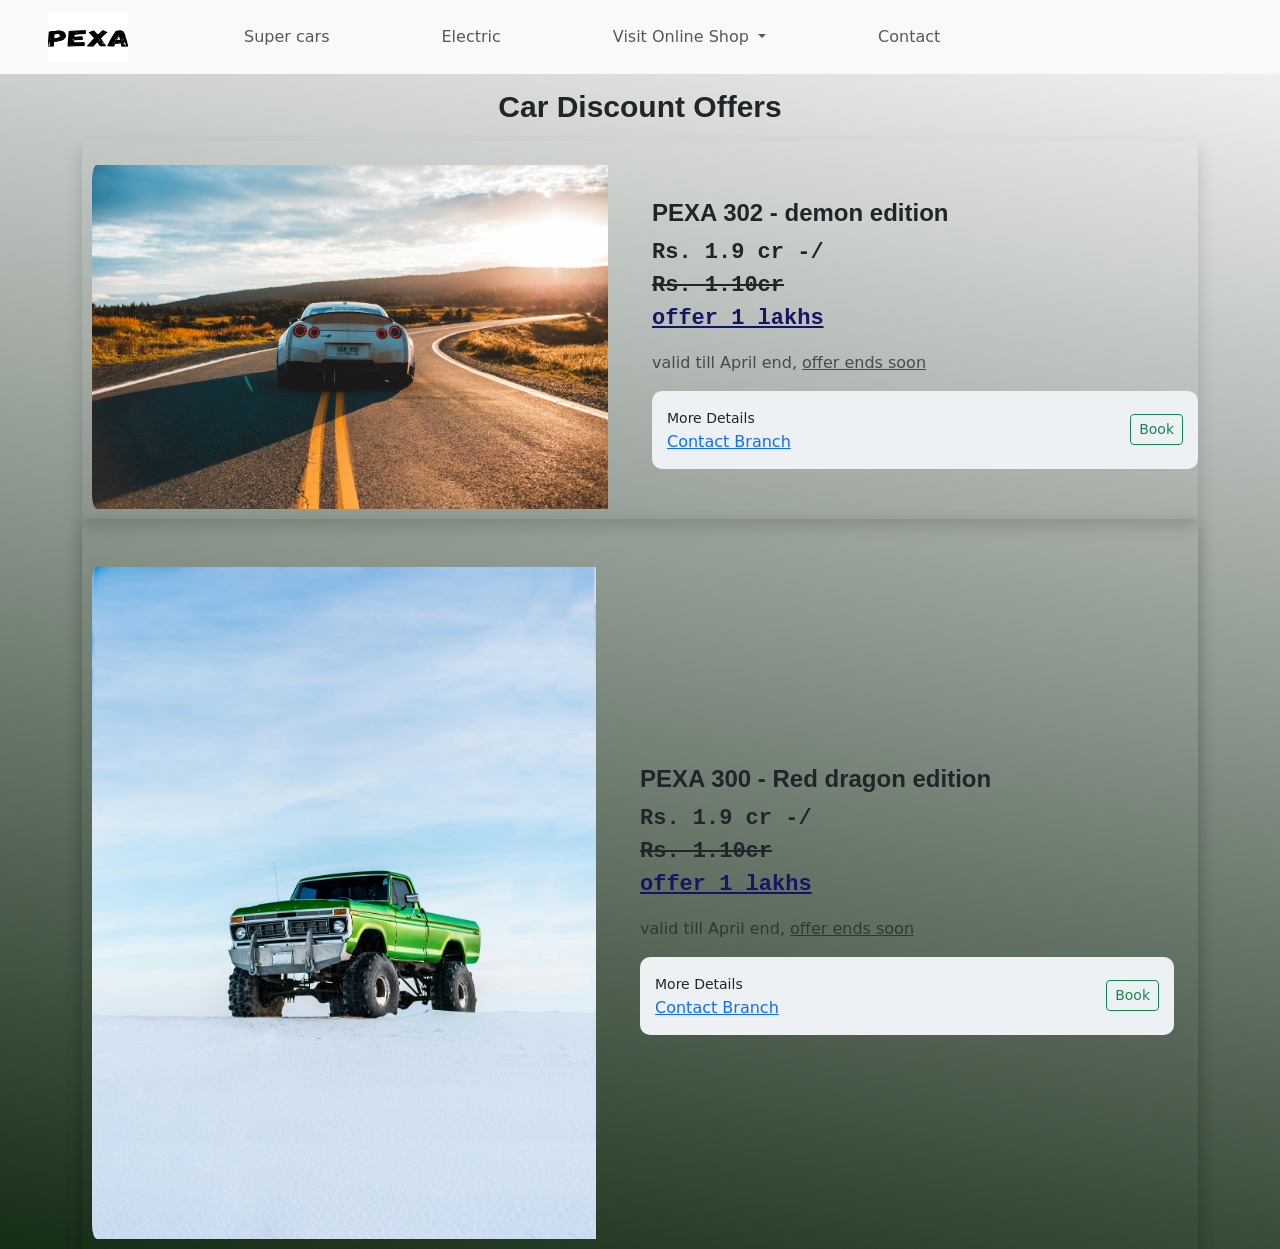
<file: offers.html>
<!DOCTYPE html>
<html lang="en">
<head>
    <title></title>
    <link rel="stylesheet" href="./offers.css">
        <link href="https://cdn.jsdelivr.net/npm/bootstrap@5.3.8/dist/css/bootstrap.min.css" rel="stylesheet" integrity="sha384-sRIl4kxILFvY47J16cr9ZwB07vP4J8+LH7qKQnuqkuIAvNWLzeN8tE5YBujZqJLB" crossorigin="anonymous">

</head>
<body>
    <script src="https://cdn.jsdelivr.net/npm/bootstrap@5.3.8/dist/js/bootstrap.bundle.min.js" integrity="sha384-FKyoEForCGlyvwx9Hj09JcYn3nv7wiPVlz7YYwJrWVcXK/BmnVDxM+D2scQbITxI" crossorigin="anonymous"></script>
    <nav  class="navbar navbar-expand-lg bg-body-tertiary py-1 "  class="navbar bg-dark border-bottom border-body"  class="navbar navbar-expand-lg bg-dark " >
        <div class="px-5 py-2">
<a href="./index.html"><img src="./images/pexa.png" alt="" width="80" height="50"></a></div>
  <div class="container-fluid" >
   
    <button class="navbar-toggler" type="button" data-bs-toggle="collapse" data-bs-target="#navbarSupportedContent" aria-controls="navbarSupportedContent" aria-expanded="false" aria-label="Toggle navigation">
      <span class="navbar-toggler-icon"></span>
    </button>
    <div class="collapse navbar-collapse" id="navbarSupportedContent" >
      <ul class="navbar-nav me-auto mb-2 mb-lg-0" >
        
        <li class="nav-item px-5">
          <a class="nav-link" href="./about.html">Super cars</a>
        </li> 
        <li class="nav-item px-5">
          <a class="nav-link" href="./electric.html">Electric </a>
        </li> 
        <li class="nav-item dropdown px-5">
          <a class="nav-link dropdown-toggle" href="#" role="button" data-bs-toggle="dropdown" aria-expanded="false">
            Visit Online Shop
          </a>
          <ul class="dropdown-menu">
            <li><a class="dropdown-item" href="./online.html">Buy New Vehicle</a></li>
            <li><a class="dropdown-item" href="./service.html">Services</a></li>
            <li><a class="dropdown-item" href="#">Current Offers</a></li>
            <li><hr class="dropdown-divider"></li>
            <!-- <li><a class="dropdown-item" href="#">Test Drive</a></li> -->

          </ul>
          <li class="nav-item px-5" >
          <a class="nav-link" href="./contact.html">Contact</a>
        </li>
        </li>
      </ul>
      
    </div>
  </div>
  <!-- <div class="d-flex align-items-center gap-5">
      <img width="50" height="50" src="https://img.icons8.com/ios-filled/50/user.png" class="icon" alt="user"/>
      <img width="50" height="50" src="https://img.icons8.com/ios-filled/50/shopping-cart.png" class="icon" alt="shopping-cart"/>      
      <img width="50" height="50" src="https://img.icons8.com/ios-filled/50/filled-like.png" class="icon" alt="filled-like"/>      
      <img width="64" height="64" src="https://img.icons8.com/glyph-neue/64/map-marker.png" class="icon" alt="map-marker"/>  
    </div> -->
</nav>
    <section class="offers">
        <div class="title"><p>Car Discount Offers </p></div>
<!-- From Uiverse.io by alexruix --> 
<div class="container">
    <div class="car-card shadow">

        <div class="row g-4 align-items-center">
         <!-- Left Image -->
            <div class="col-md-6">
                <img src="./images/car1.jpg" class="car-img" alt="car">
            </div>
            <!-- Right Content -->
            <div class="col-md-6">
                <h4>PEXA 302 - demon edition</h4>
                <p class="price text-dark">Rs. 1.9 cr -/ <br><span class="rs">Rs. 1.10cr</span> <br><span class="dis">offer 1 lakhs</span></p>
                <p class="text-muted">
                    valid till April end, <u>offer ends soon</u>
                </p>
                <!-- EMI Box -->
                <div class="emi-box d-flex justify-content-between align-items-center mb-3">
                    <div>
                        <small>More Details</small><br>
                        <a href="#">Contact Branch</a>
                    </div>
                    <button class="btn btn-outline-success btn-sm">
                        Book
                    </button>
                </div>
               
            </div>
            </div>
            </div>
          <br>  
            
    <div class="car-card shadow">
            <div class="car-card shadow">

        <div class="row g-4 align-items-center">

            <div class="row g-4 align-items-center">
         <!-- Left Image -->
            <div class="col-md-6">
                <img src="./images/car2.jpg" class="car-img" alt="car">
            </div>
            <!-- Right Content -->
            <div class="col-md-6">
                <h4>PEXA 300 - Red dragon edition</h4>
                <p class="price text-dark">Rs. 1.9 cr -/ <br><span class="rs">Rs. 1.10cr</span> <br><span class="dis">offer 1 lakhs</span></p>
                <p class="text-muted">
                    valid till April end, <u>offer ends soon</u>
                </p>
                <!-- EMI Box -->
                <div class="emi-box d-flex justify-content-between align-items-center mb-3">
                    <div>
                        <small>More Details</small><br>
                        <a href="#">Contact Branch</a>
                    </div>
                    <button class="btn btn-outline-success btn-sm">
                        Book
                    </button>
                </div>
               
            </div>

        </div><br>
</div>
    </section>
</body>
</html>
</file>
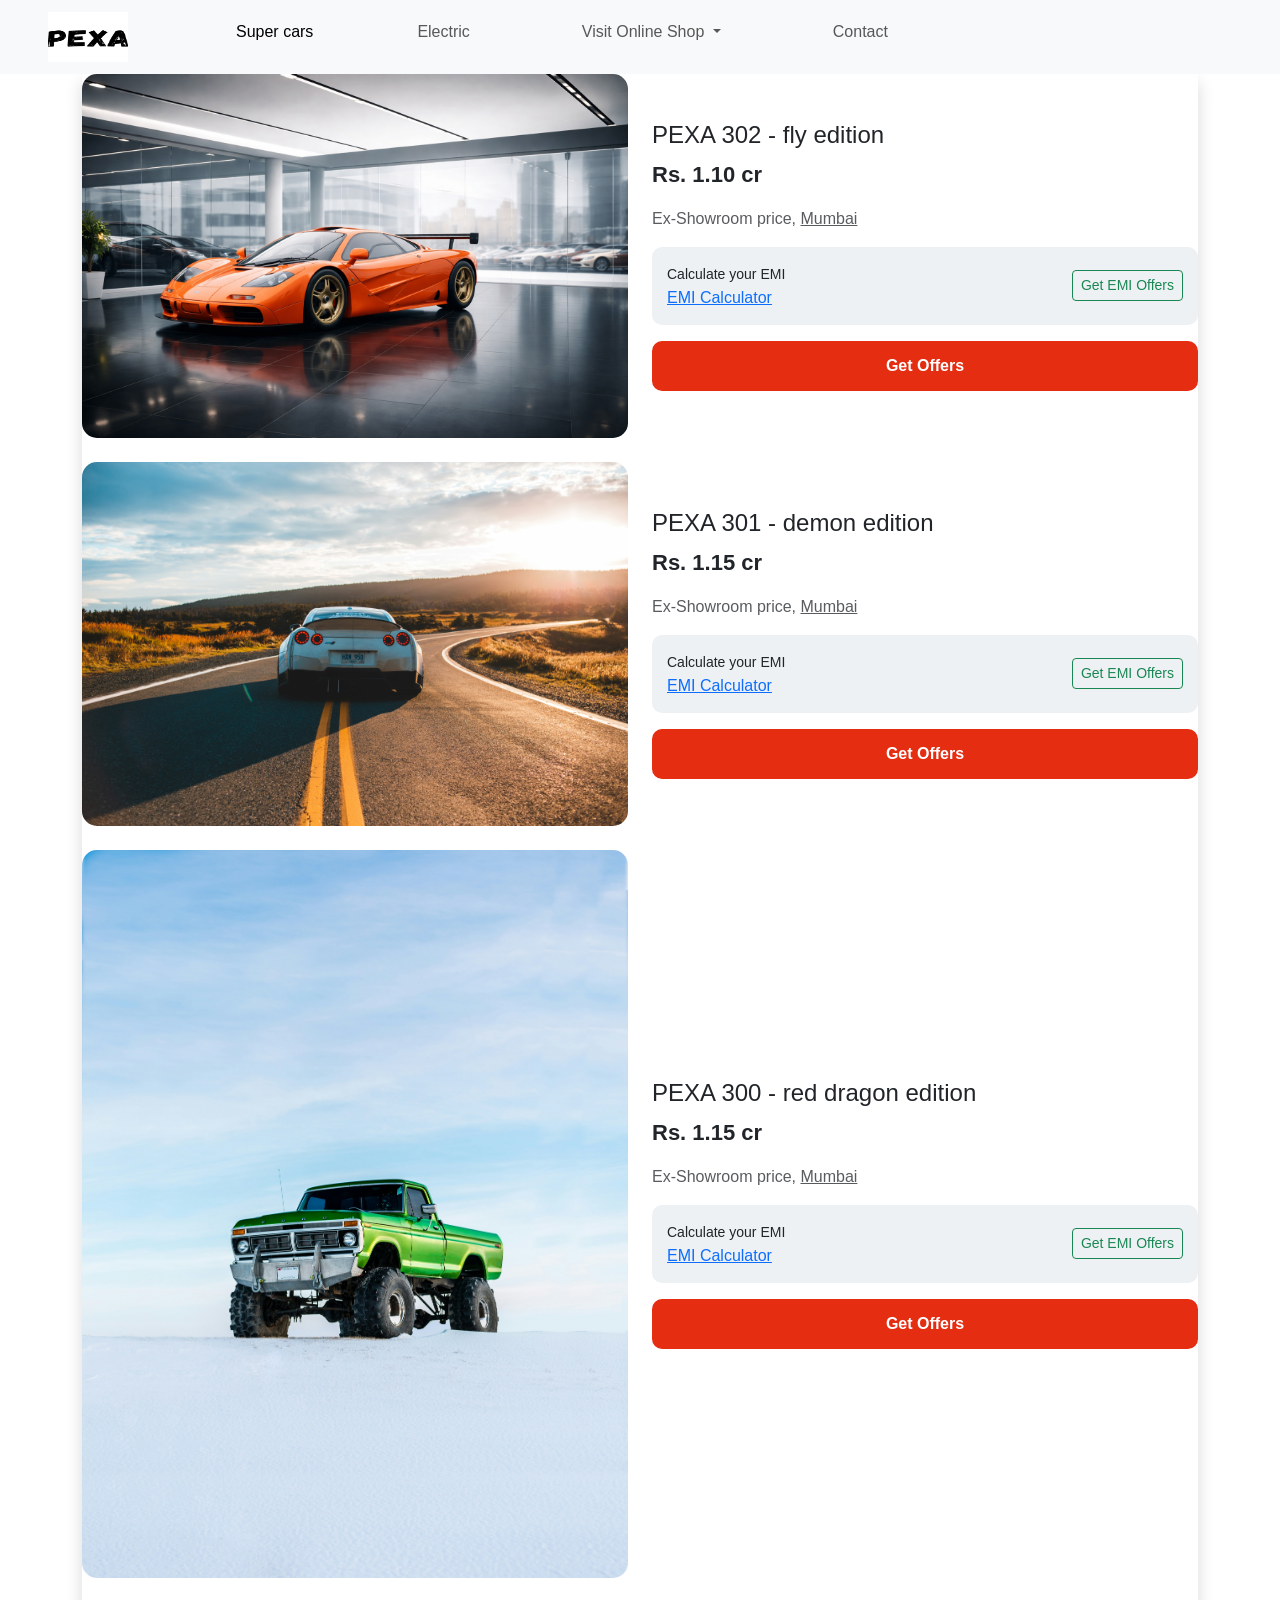
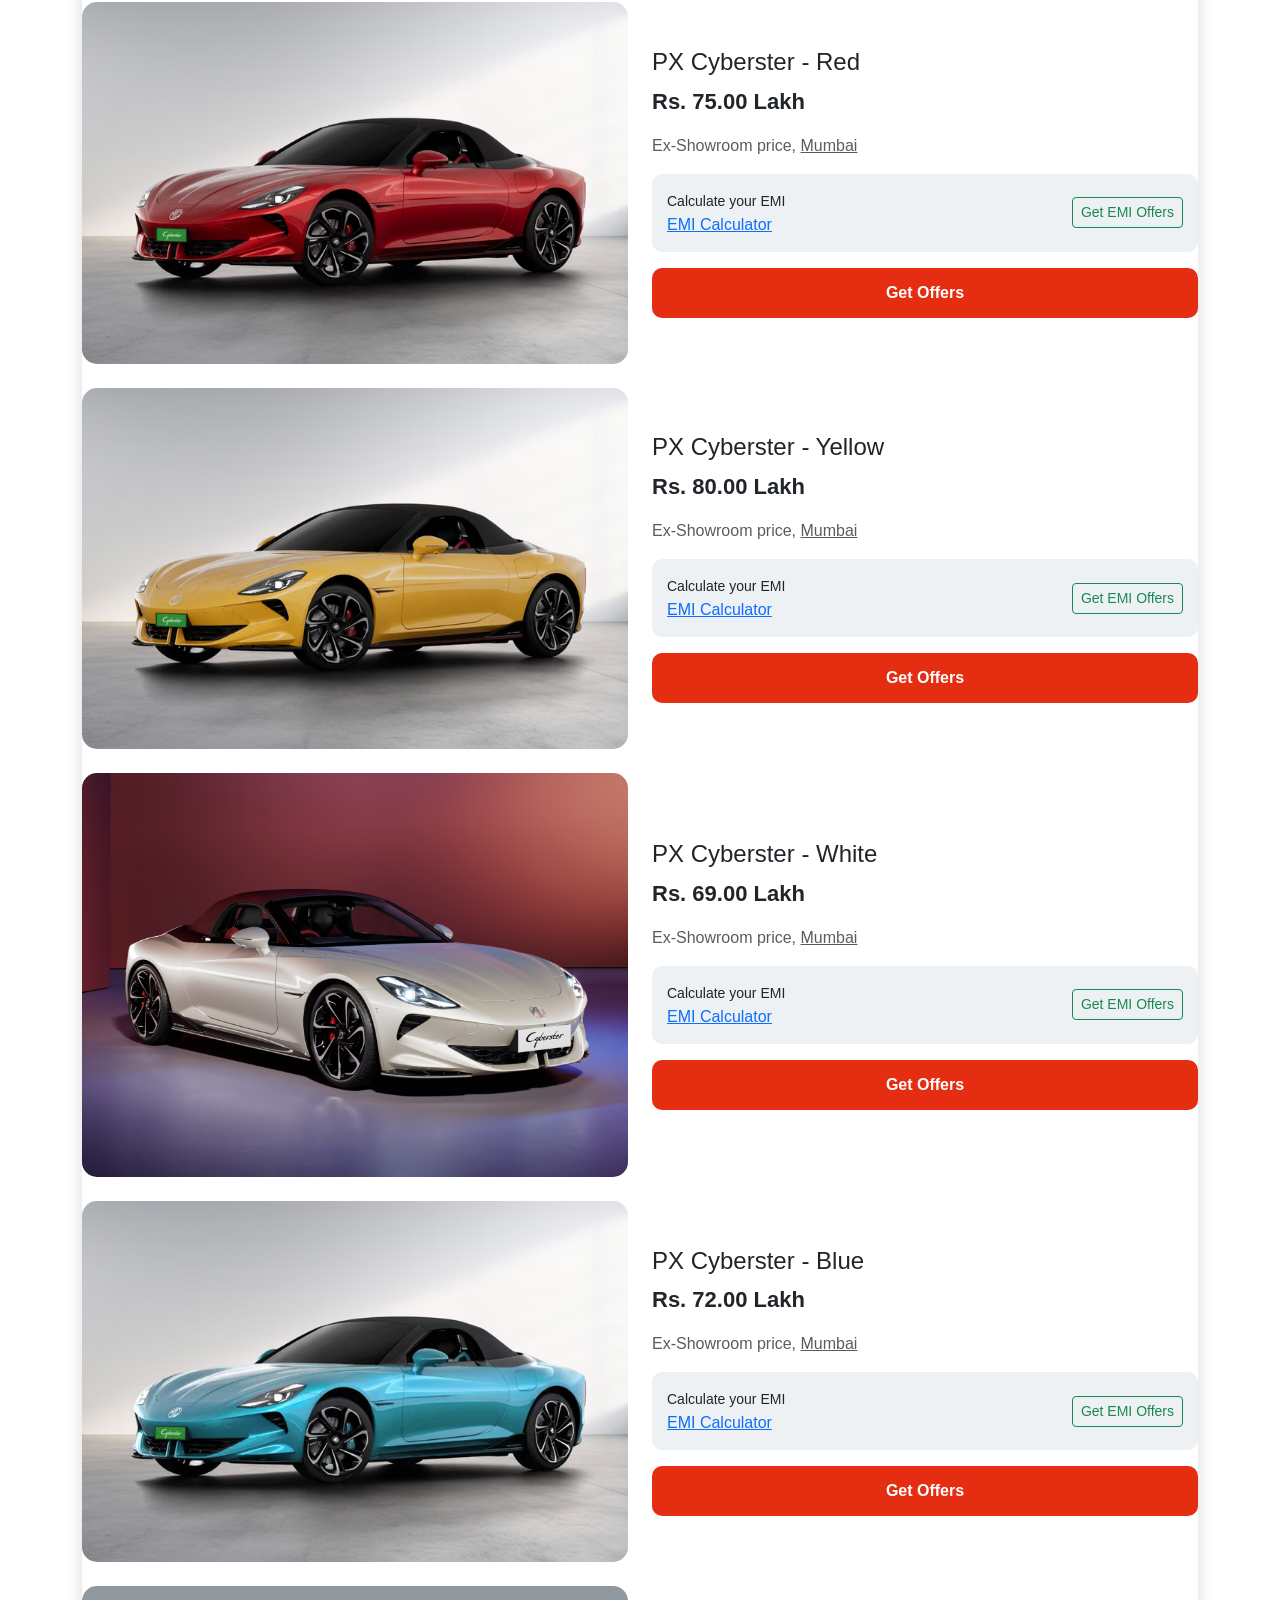
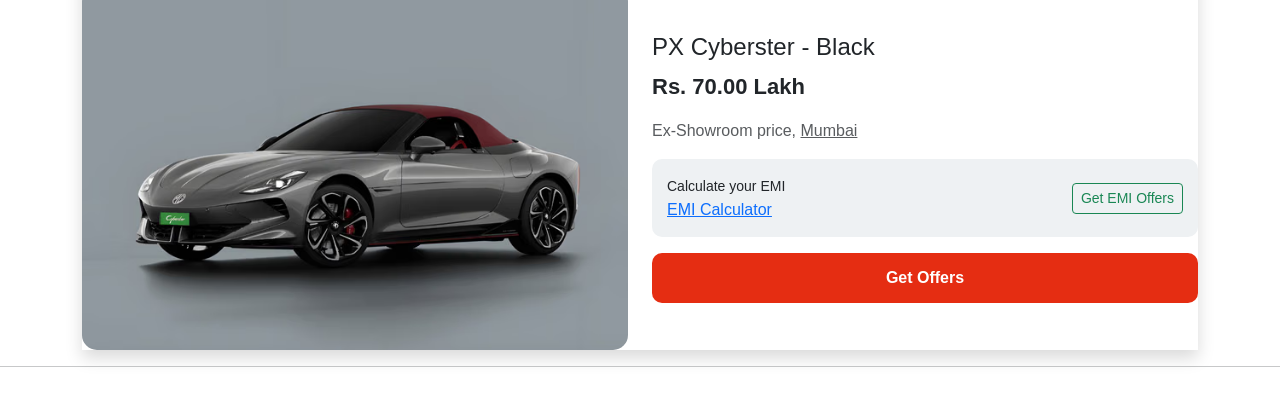
<file: online.html>
<!DOCTYPE html>
<html >
<head>
    <title>PEXA</title>
    <link href="https://cdn.jsdelivr.net/npm/bootstrap@5.3.8/dist/css/bootstrap.min.css" rel="stylesheet" integrity="sha384-sRIl4kxILFvY47J16cr9ZwB07vP4J8+LH7qKQnuqkuIAvNWLzeN8tE5YBujZqJLB" crossorigin="anonymous">
    <link rel="stylesheet" href="./electric.css">
</head>
</head>
<body>
     <script src="https://cdn.jsdelivr.net/npm/bootstrap@5.3.8/dist/js/bootstrap.bundle.min.js" integrity="sha384-FKyoEForCGlyvwx9Hj09JcYn3nv7wiPVlz7YYwJrWVcXK/BmnVDxM+D2scQbITxI" crossorigin="anonymous"></script>
    <nav  class="navbar navbar-expand-lg bg-body-tertiary py-1 "  class="navbar bg-dark border-bottom border-body"  class="navbar navbar-expand-lg bg-dark " >
        <div class="px-5 py-2">
<a href="./index.html"><img src="./images/pexa.png" alt="" width="80" height="50"></a>
</div>
  <div class="container-fluid" >
   
    <button class="navbar-toggler" type="button" data-bs-toggle="collapse" data-bs-target="#navbarSupportedContent" aria-controls="navbarSupportedContent" aria-expanded="false" aria-label="Toggle navigation">
      <span class="navbar-toggler-icon"></span>
    </button>
    <div class="collapse navbar-collapse" id="navbarSupportedContent" >
      <ul class="navbar-nav me-auto mb-2 mb-lg-0" >
        <li class="nav-item">
          <a class="nav-link active px-5" aria-current="page" href="./about.html">Super cars</a>
        </li>
        <li class="nav-item px-5">
          <a class="nav-link" href="./electric.html">Electric</a>
        </li> 
        <li class="nav-item dropdown px-5">
          <a class="nav-link dropdown-toggle" href="#" role="button" data-bs-toggle="dropdown" aria-expanded="false">
            Visit Online Shop
          </a>
          <ul class="dropdown-menu">
            <li><a class="dropdown-item" href="./online.html">Buy New Vehicle</a></li>
            <li><a class="dropdown-item" href="./service.html">Services</a></li>
            <li><a class="dropdown-item" href="./offers.html">Current Offers</a></li>
            <li><hr class="dropdown-divider"></li>
            <!-- <li><a class="dropdown-item" href="#">Test Drive</a></li> -->
          </ul>
          <li class="nav-item px-5" >
          <a class="nav-link" href="./contact.html">Contact</a>
        </li>
        </li>
      </ul>
    </div>
    <!-- <div class="d-flex align-items-center gap-5">
      <img width="50" height="50" src="https://img.icons8.com/ios-filled/50/user.png" class="icon" alt="user"/>
      <img width="50" height="50" src="https://img.icons8.com/ios-filled/50/shopping-cart.png" class="icon" alt="shopping-cart"/>      
      <img width="50" height="50" src="https://img.icons8.com/ios-filled/50/filled-like.png" class="icon" alt="filled-like"/>      
      <img width="64" height="64" src="https://img.icons8.com/glyph-neue/64/map-marker.png" class="icon" alt="map-marker"/>  
    </div> -->
</nav>

<div class="container">
    <div class="car-card shadow">

        <div class="row g-4 align-items-center">
         <!-- Left Image -->
            <div class="col-md-6">
                <img src="./images/car.png" class="car-img" alt="car">
            </div>
            <!-- Right Content -->
            <div class="col-md-6">
                <h4>PEXA 302 - fly edition</h4>
                <p class="price text-dark">Rs. 1.10 cr</p>
                <p class="text-muted">
                    Ex-Showroom price, <u>Mumbai</u>
                </p>
                <!-- EMI Box -->
                <div class="emi-box d-flex justify-content-between align-items-center mb-3">
                    <div>
                        <small>Calculate your EMI</small><br>
                        <a href="#">EMI Calculator</a>
                    </div>
                    <button class="btn btn-outline-success btn-sm">
                        Get EMI Offers
                    </button>
                </div>
                <!-- Offer Button -->
                <button class="btn offer-btn w-100">
                    Get  Offers
                </button>
            </div>
        </div><br>

        <div class="row g-4 align-items-center">
         <!-- Left Image -->
            <div class="col-md-6">
                <img src="./images/car1.jpg" class="car-img" alt="car">
            </div>
            <!-- Right Content -->
            <div class="col-md-6">
                <h4>PEXA 301 - demon edition</h4>
                <p class="price text-dark">Rs. 1.15 cr</p>
                <p class="text-muted">
                    Ex-Showroom price, <u>Mumbai</u>
                </p>
                <!-- EMI Box -->
                <div class="emi-box d-flex justify-content-between align-items-center mb-3">
                    <div>
                        <small>Calculate your EMI</small><br>
                        <a href="#">EMI Calculator</a>
                    </div>
                    <button class="btn btn-outline-success btn-sm">
                        Get EMI Offers
                    </button>
                </div>
                <!-- Offer Button -->
                <button class="btn offer-btn w-100">
                    Get  Offers
                </button>
            </div>
        </div><br>

        <div class="row g-4 align-items-center">
         <!-- Left Image -->
            <div class="col-md-6">
                <img src="./images/car2.jpg" class="car-img" alt="car">
            </div>
            <!-- Right Content -->
            <div class="col-md-6">
                <h4>PEXA 300 - red dragon edition</h4>
                <p class="price text-dark">Rs. 1.15 cr</p>
                <p class="text-muted">
                    Ex-Showroom price, <u>Mumbai</u>
                </p>
                <!-- EMI Box -->
                <div class="emi-box d-flex justify-content-between align-items-center mb-3">
                    <div>
                        <small>Calculate your EMI</small><br>
                        <a href="#">EMI Calculator</a>
                    </div>
                    <button class="btn btn-outline-success btn-sm">
                        Get EMI Offers
                    </button>
                </div>
                <!-- Offer Button -->
                <button class="btn offer-btn w-100">
                    Get  Offers
                </button>
            </div>
        </div><br>

        <div class="row g-4 align-items-center">
         <!-- Left Image -->
            <div class="col-md-6">
                <img src="./images/red.webp" class="car-img" alt="car">
            </div>
            <!-- Right Content -->
            <div class="col-md-6">
                <h4>PX Cyberster - Red</h4>
                <p class="price text-dark">Rs. 75.00 Lakh</p>
                <p class="text-muted">
                    Ex-Showroom price, <u>Mumbai</u>
                </p>
                <!-- EMI Box -->
                <div class="emi-box d-flex justify-content-between align-items-center mb-3">
                    <div>
                        <small>Calculate your EMI</small><br>
                        <a href="#">EMI Calculator</a>
                    </div>
                    <button class="btn btn-outline-success btn-sm">
                        Get EMI Offers
                    </button>
                </div>
                <!-- Offer Button -->
                <button class="btn offer-btn w-100">
                    Get  Offers
                </button>
            </div>
        </div><br>
        <div class="row g-4 align-items-center">
         <!-- Left Image -->
            <div class="col-md-6">
                <img src="./images/yel.webp" class="car-img" alt="car">
            </div>
            <!-- Right Content -->
            <div class="col-md-6">
                <h4>PX Cyberster - Yellow</h4>
                <p class="price text-dark">Rs. 80.00 Lakh</p>
                <p class="text-muted">
                    Ex-Showroom price, <u>Mumbai</u>
                </p>
                <!-- EMI Box -->
                <div class="emi-box d-flex justify-content-between align-items-center mb-3">
                    <div>
                        <small>Calculate your EMI</small><br>
                        <a href="#">EMI Calculator</a>
                    </div>
                    <button class="btn btn-outline-success btn-sm">
                        Get EMI Offers
                    </button>
                </div>
                <!-- Offer Button -->
                <button class="btn offer-btn w-100">
                    Get  Offers
                </button>
            </div>
        </div><br>
        <div class="row g-4 align-items-center">
         <!-- Left Image -->
            <div class="col-md-6">
                <img src="./images/wh.webp" class="car-img" alt="car">
            </div>
            <!-- Right Content -->
            <div class="col-md-6">
                <h4>PX Cyberster - White</h4>
                <p class="price text-dark">Rs. 69.00 Lakh</p>
                <p class="text-muted">
                    Ex-Showroom price, <u>Mumbai</u>
                </p>
                <!-- EMI Box -->
                <div class="emi-box d-flex justify-content-between align-items-center mb-3">
                    <div>
                        <small>Calculate your EMI</small><br>
                        <a href="#">EMI Calculator</a>
                    </div>
                    <button class="btn btn-outline-success btn-sm">
                        Get EMI Offers
                    </button>
                </div>
                <!-- Offer Button -->
                <button class="btn offer-btn w-100">
                    Get  Offers
                </button>
            </div>
        </div><br>
        <div class="row g-4 align-items-center">
         <!-- Left Image -->
            <div class="col-md-6">
                <img src="./images/blu.webp" class="car-img" alt="car">
            </div>
            <!-- Right Content -->
            <div class="col-md-6">
                <h4>PX Cyberster - Blue</h4>
                <p class="price text-dark">Rs. 72.00 Lakh</p>
                <p class="text-muted">
                    Ex-Showroom price, <u>Mumbai</u>
                </p>
                <!-- EMI Box -->
                <div class="emi-box d-flex justify-content-between align-items-center mb-3">
                    <div>
                        <small>Calculate your EMI</small><br>
                        <a href="#">EMI Calculator</a>
                    </div>
                    <button class="btn btn-outline-success btn-sm">
                        Get EMI Offers
                    </button>
                </div>
                <!-- Offer Button -->
                <button class="btn offer-btn w-100">
                    Get  Offers
                </button>
            </div>
        </div><br>
        <div class="row g-4 align-items-center">
         <!-- Left Image -->
            <div class="col-md-6">
                <img src="./images/bl.webp" class="car-img" alt="car">
            </div>
            <!-- Right Content -->
            <div class="col-md-6">
                <h4>PX Cyberster - Black</h4>
                <p class="price text-dark">Rs. 70.00 Lakh</p>
                <p class="text-muted">
                    Ex-Showroom price, <u>Mumbai</u>
                </p>
                <!-- EMI Box -->
                <div class="emi-box d-flex justify-content-between align-items-center mb-3">
                    <div>
                        <small>Calculate your EMI</small><br>
                        <a href="#">EMI Calculator</a>
                    </div>
                    <button class="btn btn-outline-success btn-sm">
                        Get EMI Offers
                    </button>
                </div>
                <!-- Offer Button -->
                <button class="btn offer-btn w-100">
                    Get  Offers
                </button>
            </div>
        </div>
    </div>
</div>

</section><hr><br>
</body>
</html>
</file>
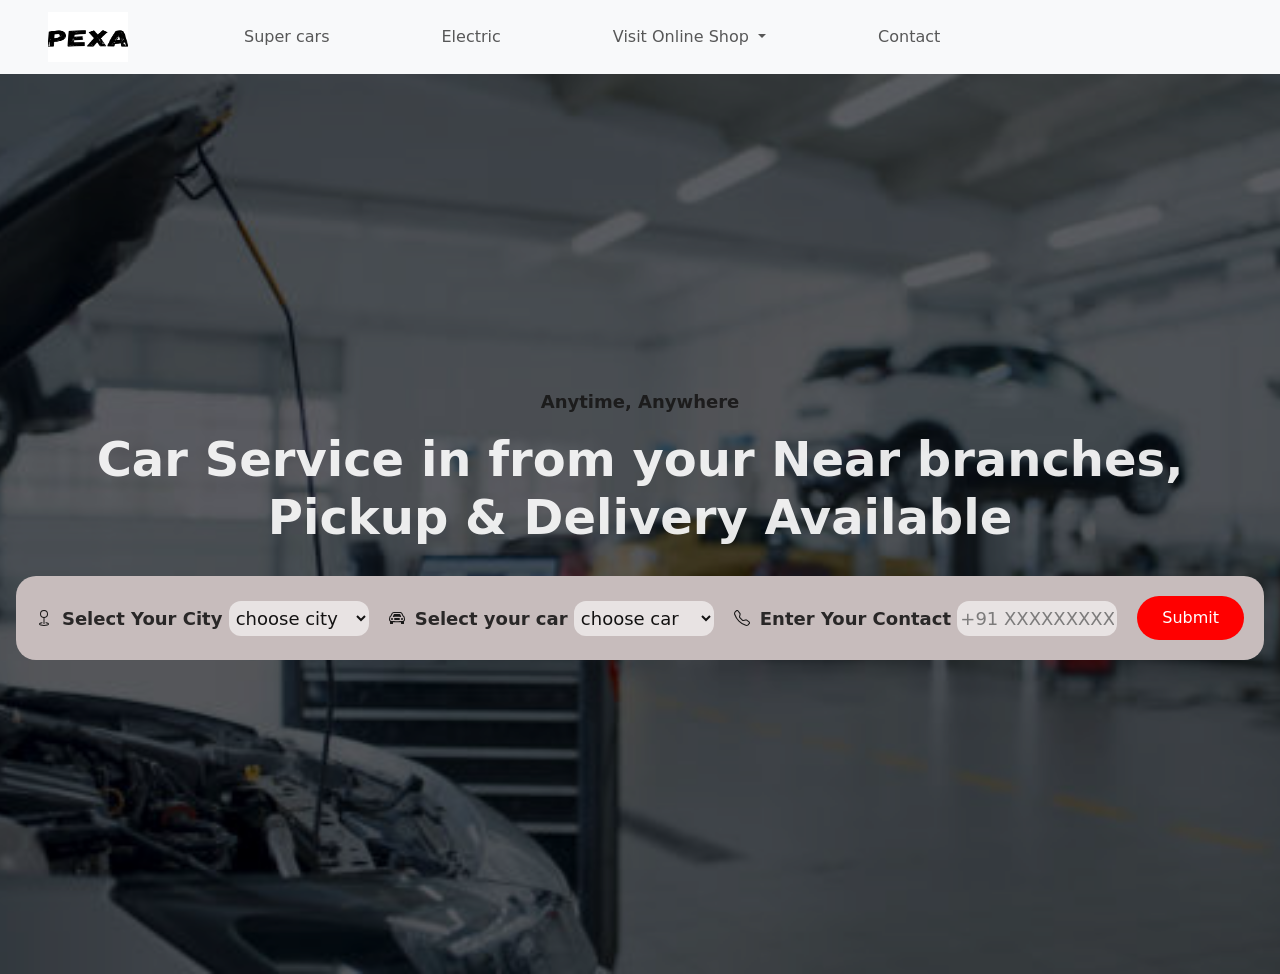
<file: service.html>
<!DOCTYPE html>
<html lang="en">
<head>
<meta charset="UTF-8">
<meta name="viewport" content="width=device-width, initial-scale=1.0">

<!-- Bootstrap -->
    <link href="https://cdn.jsdelivr.net/npm/bootstrap@5.3.0/dist/css/bootstrap.min.css" rel="stylesheet">

<link rel="stylesheet" href="service.css">
<title>Car Service</title>
</head>

<body>
<script src="https://cdn.jsdelivr.net/npm/bootstrap@5.3.8/dist/js/bootstrap.bundle.min.js" integrity="sha384-FKyoEForCGlyvwx9Hj09JcYn3nv7wiPVlz7YYwJrWVcXK/BmnVDxM+D2scQbITxI" crossorigin="anonymous"></script>
    <nav  class="navbar navbar-expand-lg bg-body-tertiary py-1 "  class="navbar bg-dark border-bottom border-body"  class="navbar navbar-expand-lg bg-dark " >
        <div class="px-5 py-2">
<a href="./index.html"><img src="./images/pexa.png" alt="" width="80" height="50"></a></div>
  <div class="container-fluid" >
   
    <button class="navbar-toggler" type="button" data-bs-toggle="collapse" data-bs-target="#navbarSupportedContent" aria-controls="navbarSupportedContent" aria-expanded="false" aria-label="Toggle navigation">
      <span class="navbar-toggler-icon"></span>
    </button>
    <div class="collapse navbar-collapse" id="navbarSupportedContent" >
      <ul class="navbar-nav me-auto mb-2 mb-lg-0" >
        
        <li class="nav-item px-5">
          <a class="nav-link" href="./about.html">Super cars</a>
        </li> 
        <li class="nav-item px-5">
          <a class="nav-link" href="./electric.html">Electric </a>
        </li> 
        <li class="nav-item dropdown px-5">
          <a class="nav-link dropdown-toggle" href="#" role="button" data-bs-toggle="dropdown" aria-expanded="false">
            Visit Online Shop
          </a>
          <ul class="dropdown-menu">
            <li><a class="dropdown-item" href="./online.html">Buy New Vehicle</a></li>
            <li><a class="dropdown-item" href="#">Services</a></li>
            <li><a class="dropdown-item" href="./offers.html">Current Offers</a></li>
            <li><hr class="dropdown-divider"></li>
            <!-- <li><a class="dropdown-item" href="#">Test Drive</a></li> -->

          </ul>
          <li class="nav-item px-5" >
          <a class="nav-link" href="./contact.html">Contact</a>
        </li>
        </li>
      </ul>
      
    </div>
  </div>
  <!-- <div class="d-flex align-items-center gap-5">
      <img width="50" height="50" src="https://img.icons8.com/ios-filled/50/user.png" class="icon" alt="user"/>
      <img width="50" height="50" src="https://img.icons8.com/ios-filled/50/shopping-cart.png" class="icon" alt="shopping-cart"/>      
      <img width="50" height="50" src="https://img.icons8.com/ios-filled/50/filled-like.png" class="icon" alt="filled-like"/>      
      <img width="64" height="64" src="https://img.icons8.com/glyph-neue/64/map-marker.png" class="icon" alt="map-marker"/>  
    </div> -->
</nav>
<section class="hero">

    <!-- Overlay -->
    <div class="overlay"></div>

    <!-- Content -->
    <div class="hero-content text-center text-white">

        <p class="small-text">Anytime, Anywhere</p>

        <h1>
            Car Service in from your Near branches,<br>
            Pickup & Delivery Available
        </h1>

        <!-- Form Box -->
       <div class="form-box">

            <div class="form-item">
                <svg xmlns="http://www.w3.org/2000/svg" width="16" height="16" fill="currentColor" class="bi bi-geo" viewBox="0 0 16 16">
  <path fill-rule="evenodd" d="M8 1a3 3 0 1 0 0 6 3 3 0 0 0 0-6M4 4a4 4 0 1 1 4.5 3.969V13.5a.5.5 0 0 1-1 0V7.97A4 4 0 0 1 4 3.999zm2.493 8.574a.5.5 0 0 1-.411.575c-.712.118-1.28.295-1.655.493a1.3 1.3 0 0 0-.37.265.3.3 0 0 0-.057.09V14l.002.008.016.033a.6.6 0 0 0 .145.15c.165.13.435.27.813.395.751.25 1.82.414 3.024.414s2.273-.163 3.024-.414c.378-.126.648-.265.813-.395a.6.6 0 0 0 .146-.15l.015-.033L12 14v-.004a.3.3 0 0 0-.057-.09 1.3 1.3 0 0 0-.37-.264c-.376-.198-.943-.375-1.655-.493a.5.5 0 1 1 .164-.986c.77.127 1.452.328 1.957.594C12.5 13 13 13.4 13 14c0 .426-.26.752-.544.977-.29.228-.68.413-1.116.558-.878.293-2.059.465-3.34.465s-2.462-.172-3.34-.465c-.436-.145-.826-.33-1.116-.558C3.26 14.752 3 14.426 3 14c0-.599.5-1 .961-1.243.505-.266 1.187-.467 1.957-.594a.5.5 0 0 1 .575.411"/>
</svg>
                <div>
                    <div class="small-text">Select Your City
                    <select class="down">
    <option value="">choose city</option>
    <option value="coimbatore">Coimbatore</option>
    <option value="chennai">Chennai</option>
    <option value="bangalore">Bangalore</option>
</select></div>
                </div>
            </div>

            <div class="form-item">
                <svg xmlns="http://www.w3.org/2000/svg" width="16" height="16" fill="currentColor" class="bi bi-car-front" viewBox="0 0 16 16">
  <path d="M4 9a1 1 0 1 1-2 0 1 1 0 0 1 2 0m10 0a1 1 0 1 1-2 0 1 1 0 0 1 2 0M6 8a1 1 0 0 0 0 2h4a1 1 0 1 0 0-2zM4.862 4.276 3.906 6.19a.51.51 0 0 0 .497.731c.91-.073 2.35-.17 3.597-.17s2.688.097 3.597.17a.51.51 0 0 0 .497-.731l-.956-1.913A.5.5 0 0 0 10.691 4H5.309a.5.5 0 0 0-.447.276"/>
  <path d="M2.52 3.515A2.5 2.5 0 0 1 4.82 2h6.362c1 0 1.904.596 2.298 1.515l.792 1.848c.075.175.21.319.38.404.5.25.855.715.965 1.262l.335 1.679q.05.242.049.49v.413c0 .814-.39 1.543-1 1.997V13.5a.5.5 0 0 1-.5.5h-2a.5.5 0 0 1-.5-.5v-1.338c-1.292.048-2.745.088-4 .088s-2.708-.04-4-.088V13.5a.5.5 0 0 1-.5.5h-2a.5.5 0 0 1-.5-.5v-1.892c-.61-.454-1-1.183-1-1.997v-.413a2.5 2.5 0 0 1 .049-.49l.335-1.68c.11-.546.465-1.012.964-1.261a.8.8 0 0 0 .381-.404l.792-1.848ZM4.82 3a1.5 1.5 0 0 0-1.379.91l-.792 1.847a1.8 1.8 0 0 1-.853.904.8.8 0 0 0-.43.564L1.03 8.904a1.5 1.5 0 0 0-.03.294v.413c0 .796.62 1.448 1.408 1.484 1.555.07 3.786.155 5.592.155s4.037-.084 5.592-.155A1.48 1.48 0 0 0 15 9.611v-.413q0-.148-.03-.294l-.335-1.68a.8.8 0 0 0-.43-.563 1.8 1.8 0 0 1-.853-.904l-.792-1.848A1.5 1.5 0 0 0 11.18 3z"/>
</svg>
                <div>
                             <div class="small-text">Select your car
                    <select class="down">
    <option value="">choose car</option>
    <option value="coimbatore">pexa 302</option>
    <option value="chennai">pexa 301</option>
    <option value="bangalore">pexa 300</option>
    <option value="bangalore">pexa electric</option>
</select></div>
                </div>
            </div>

            <div class="form-item">
                <svg xmlns="http://www.w3.org/2000/svg" width="16" height="16" fill="currentColor" class="bi bi-telephone" viewBox="0 0 16 16">
  <path d="M3.654 1.328a.678.678 0 0 0-1.015-.063L1.605 2.3c-.483.484-.661 1.169-.45 1.77a17.6 17.6 0 0 0 4.168 6.608 17.6 17.6 0 0 0 6.608 4.168c.601.211 1.286.033 1.77-.45l1.034-1.034a.678.678 0 0 0-.063-1.015l-2.307-1.794a.68.68 0 0 0-.58-.122l-2.19.547a1.75 1.75 0 0 1-1.657-.459L5.482 8.062a1.75 1.75 0 0 1-.46-1.657l.548-2.19a.68.68 0 0 0-.122-.58zM1.884.511a1.745 1.745 0 0 1 2.612.163L6.29 2.98c.329.423.445.974.315 1.494l-.547 2.19a.68.68 0 0 0 .178.643l2.457 2.457a.68.68 0 0 0 .644.178l2.189-.547a1.75 1.75 0 0 1 1.494.315l2.306 1.794c.829.645.905 1.87.163 2.611l-1.034 1.034c-.74.74-1.846 1.065-2.877.702a18.6 18.6 0 0 1-7.01-4.42 18.6 18.6 0 0 1-4.42-7.009c-.362-1.03-.037-2.137.703-2.877z"/>
</svg>
                <div>
                    <div class="small-text">Enter Your Contact
                    <input placeholder="+91 XXXXXXXXXX" class="num">
                    </div>
                </div>
            </div>  

            <button class="submit-btn">Submit</button>

        </div>

    </div>
</div>


</section>

</body>
</html>
</file>
<file: style.css>
*{
    margin: 0;
    padding: 0;
    box-sizing: border-box;
}
.position-absolute{
text-shadow:2px 2px 10px rgba(0,0,0,0.7);
}

.top-25{
top:25%;
}

.bottom-25{
bottom:25%;
}

h1,p{

opacity: 0.9;
}
.position-relative img{
  height:500px;
   object-fit:cover;
width: 100%;
}



h1{
    background-color: rgb(231, 84, 39);
    border-radius:12px;
}
.main{
    width: 100%;
    padding: 20px;
}
.icon{
    width: 30px;
    height: 30px;
    object-fit: contain;
    transition: 0.3s;
    opacity: 0.9;
    padding-right: 5px;
}
.icon:hover {
    transform: translateY(-5px);
    cursor: pointer;
}
.img-container {
  display: flex;
  align-items: center;
}   

.main-img {
  width: 100%;
  height: 750px;
}

.side-img {
  width: 520px;
  height: 400px;
  margin-left: 10px; /* space between images */
}   

        .footer{
          background-color: #f2f2f2;
          padding: 50px 80px;
        }
        .container{
          display: flex;
          justify-content: space-between;
          flex-wrap: wrap;
        }
        .column{
          width: 30%;
          min-width: 250px;
        }
        h3{
          font-size: 22px;
          margin-bottom: 15px;
          color: #222;
        }
        ul {
          list-style: none;
          padding: 0;
        }
        ul li {
          margin-bottom: 10px;
          color: #555;
          cursor: pointer;
          transition: 0.3s;
        }
        ul li:hover {
          color: #000;
        }
        .mt {
          margin-top: 40px;
        }
        .icons{
          display: flex;
          justify-content: center;   /* center horizontally */
          align-items: center;
          gap: 30px;                 /* space between icons */
          padding: 30px 0;
          
        }
        .social{
          font-size: 32px;
          height: 28px;
          width: 28px;
          color: #555;
          cursor: pointer;
          transition: 0.3s;
        }
        .social:hover{
          transform: scale(1.2);
          color: black;
        }
        .icon{
    width: 30px;
    height: 30px;
    object-fit: contain;
    transition: 0.3s;
    opacity: 0.9;
    padding-right: 5px;
}
       .icon:hover {
          transform: translateY(-5px);
            cursor: pointer;
          }
          .foot{
            display: flex;
            justify-content: center;
            align-items: center;
            gap: 30px;
            color: #444;
            
          }
          .para{
            
             gap: 30px;
            color: #444; 
            
          }
          .para:hover{
            
            cursor: pointer;
            color: black;
          }
          .f1{
            background: #e0dbdb;
            padding-bottom: 30px;
            padding-top: 20px;
          }   
          .race{
            display: flex;
            justify-content: center;
            gap: 30px;
            height: 400px;
            cursor: pointer;
          }
          .race img{
            border-radius: 15px;
            transition: transform .5s; 
          }
          .race img:hover{
              transform: scale(1.1);
              box-shadow: 0 8px 16px rgba(36, 35, 35, 0.959);  
          }
          .f1 h2{
            font-size: 35px;
            font-weight: bold;
            opacity: 0.9;
            font-family: Impact, Haettenschweiler, 'Arial Narrow Bold', sans-serif;
          }
          .f1 h3{
            font-size: 25px;
            font-weight: bold;
            opacity: 0.9;
            font-family: 'Franklin Gothic Medium', 'Arial Narrow', Arial, sans-serif;
          }
</file>
<file: about.css>
body {
            margin: 0;
            background: #f5f5f5;
            box-sizing: border-box;
        }
        .carousel-item img {
  height: 600px;
  object-fit: cover;
}


.icon{
    width: 30px;
    height: 30px;
    object-fit: contain;
    transition: 0.3s;
    opacity: 0.9;
    padding-right: 5px;
}
.icon:hover {
    transform: translateY(-5px);
    cursor: pointer;
}
body {
           margin: 0;
           font-family: Arial, sans-serif;
          }
        .footer{
          background-color: #f2f2f2;
          padding: 50px 80px;
        }
        .container{
          display: flex;
          justify-content: space-between;
          flex-wrap: wrap;
        }
        .column{
          width: 30%;
          min-width: 250px;
        }
        h3{
          font-size: 22px;
          margin-bottom: 15px;
          color: #222;
        }
        ul {
          list-style: none;
          padding: 0;
        }
        ul li {
          margin-bottom: 10px;
          color: #555;
          cursor: pointer;
          transition: 0.3s;
        }
        ul li:hover {
          color: #000;
        }
        .mt {
          margin-top: 40px;
        }
        .icons{
          display: flex;
          justify-content: center;   /* center horizontally */
          align-items: center;
          gap: 30px;                 /* space between icons */
          padding: 30px 0;
          
        }
        .social{
          font-size: 32px;
          height: 28px;
          width: 28px;
          color: #555;
          cursor: pointer;
          transition: 0.3s;
        }
        .social:hover{
          transform: scale(1.2);
          color: black;
        }
        .icon{
    width: 30px;
    height: 30px;
    object-fit: contain;
    transition: 0.3s;
    opacity: 0.9;
    padding-right: 5px;
}
       .icon:hover {
          transform: translateY(-5px);
            cursor: pointer;
          }
          .foot{
            display: flex;
            justify-content: center;
            align-items: center;
            gap: 30px;
            color: #444;
          }
          .para{
            
             gap: 30px;
            color: #444;  
          }
          .para:hover{
            
            cursor: pointer;
            color: black;
          }
</file>
<file: contact.css>
body {
           margin: 0;
           font-family: Arial, sans-serif;
          }
        .footer{
          background-color: #f2f2f2;
          padding: 50px 80px;
        }
        .container{
          display: flex;
          justify-content: space-between;
          flex-wrap: wrap;
        }
        .column{
          width: 30%;
          min-width: 250px;
        }
        h3{
          font-size: 22px;
          margin-bottom: 15px;
          color: #222;
        }
        ul {
          list-style: none;
          padding: 0;
        }
        ul li {
          margin-bottom: 10px;
          color: #555;
          cursor: pointer;
          transition: 0.3s;
        }
        ul li:hover {
          color: #000;
        }
        .mt {
          margin-top: 40px;
        }
        .icons{
          display: flex;
          justify-content: center;   /* center horizontally */
          align-items: center;
          gap: 30px;                 /* space between icons */
          padding: 30px 0;
          
        }
        .social{
          font-size: 32px;
          height: 28px;
          width: 28px;
          color: #555;
          cursor: pointer;
          transition: 0.3s;
        }
        .social:hover{
          transform: scale(1.2);
          color: black;
        }
        .icon{
    width: 30px;
    height: 30px;
    object-fit: contain;
    transition: 0.3s;
    opacity: 0.9;
    padding-right: 5px;
}
       .icon:hover {
          transform: translateY(-5px);
            cursor: pointer;
          }
          .foot{
            display: flex;
            justify-content: center;
            align-items: center;
            gap: 30px;
            color: #444;
          }
          .para{
            font-size: 15px;
            font-weight: bold;
            padding-top: 10px;
             gap: 30px;
            color: #444;  
          }
          .para:hover{
            cursor: pointer;
            color: black;
          }
          .form{
            display: grid;
            justify-content: center;
            align-items: center;
            gap: 10px;
          }
          .form-title{
            font-size: 25px;
            padding-top: 10px;
            font-family: 'Trebuchet MS', 'Lucida Sans Unicode', 'Lucida Grande', 'Lucida Sans', Arial, sans-serif;
            font-weight: bold;
            opacity: 0.9;
          }
          .input-container{
            position: relative;
          }
          .input-container input, .form button {
            outline: none;
            border: 1px solid #e5e7eb;
            margin: 8px 0;
          }
          .input-container input{
            background-color: #fff;
            padding: 1rem;
            padding-right: 3rem;
            font-size: 0.875rem;
            line-height: 1.25rem;
            width: 300px;
            border-radius: 0.5rem;
            box-shadow: 0 1px 2px 0 rgba(0, 0, 0, 0.05);
          }
          .submit{
            display: block;
            padding-top: 0.75rem;
            padding-bottom: 0.75rem;
            padding-left: 1.25rem;
            padding-right: 1.25rem;
            background-color: #443faf;
            color: #ffffff;
            font-size: 0.875rem;
            line-height: 1.25rem;
            font-weight: 500;
            width: 100%;
            border-radius: 0.5rem;
            text-transform: uppercase;
          }
          .submit:hover{
            background-color: #342f97;
          }
          .signup-link {
            color: #6B7280;
            font-size: 0.875rem;
            line-height: 1.25rem;
            text-align: center;
          }
          .signup-link a {
            text-decoration: underline;
          }
</file>
<file: electric.css>
*{
    margin: 0;
    padding: 0;
    box-sizing: border-box;
}
.icon{
    width: 30px;
    height: 30px;
    object-fit: contain;
    transition: 0.3s;
    opacity: 0.9;
    padding-right: 5px;
}
.icon:hover {
    transform: translateY(-5px);
    cursor: pointer;
}
.page{
    display: flex;
    padding: 20px;
    gap: 45px;
    background: linear-gradient(75deg,rgb(216, 172, 90),rgb(219, 116, 79));
}
.page h3{
  font-size: 20px;
  font-weight: bold;
}
.page p{
    font-weight: bold;
    opacity: 0.9;
}
        

        .car-img {
            border-radius: 15px;
            width: 100%;
            height: 100%;
            object-fit: cover;
        }

        .price {
            font-size: 22px;
            font-weight: 600;
        }

        .emi-box {
            background: #eef1f3;
            padding: 15px;
            border-radius: 10px;
        }

        .offer-btn {
            background: #e52d12;
            color: white;
            font-weight: 600;
            border-radius: 10px;
            padding: 12px;
        }

        .offer-btn:hover {
            background: #c8260f;
        }
        body {
           margin: 0;
           font-family: Arial, sans-serif;
          }
        .footer{
          background-color: #f2f2f2;
          padding: 50px 80px;
        }
        .container{
          display: flex;
          justify-content: space-between;
          flex-wrap: wrap;
        }
        .column{
          width: 30%;
          min-width: 250px;
        }
        h3{
          font-size: 22px;
          margin-bottom: 15px;
          color: #222;
        }
        ul {
          list-style: none;
          padding: 0;
        }
        ul li {
          margin-bottom: 10px;
          color: #555;
          cursor: pointer;
          transition: 0.3s;
        }
        ul li:hover {
          color: #000;
        }
        .mt {
          margin-top: 40px;
        }
        .icons{
          display: flex;
          justify-content: center;   /* center horizontally */
          align-items: center;
          gap: 30px;                 /* space between icons */
          padding: 30px 0;
          
        }
        .social{
          font-size: 32px;
          height: 28px;
          width: 28px;
          color: #555;
          cursor: pointer;
          transition: 0.3s;
        }
        .social:hover{
          transform: scale(1.2);
          color: black;
        }
        .icon{
    width: 30px;
    height: 30px;
    object-fit: contain;
    transition: 0.3s;
    opacity: 0.9;
    padding-right: 5px;
}
       .icon:hover {
          transform: translateY(-5px);
            cursor: pointer;
          }
          .foot{
            display: flex;
            justify-content: center;
            align-items: center;
            gap: 30px;
            color: #444;
          }
          .para{
            
             gap: 30px;
            color: #444;  
          }
          .para:hover{
            
            cursor: pointer;
            color: black;
          }
</file>
<file: offers.css>
*{
    margin: 0;
    padding: 0;
    box-sizing: border-box;
}
.offers{
    background: linear-gradient(10deg,rgb(21, 44, 21), rgb(239, 239, 241));
    
}
.offers h4{
    font-family: 'Trebuchet MS', 'Lucida Sans Unicode', 'Lucida Grande', 'Lucida Sans', Arial, sans-serif;
    font-weight: bold;
}
.title{
    display: flex;
    font-size: 30px;
    font-weight:bold ;
    justify-content: center;
    padding-top: 10px;
    padding-bottom: 10px;
    font-family: 'Franklin Gothic Medium', 'Arial Narrow', Arial, sans-serif;
}
.container{
    margin-top: 10px;
}

.car-img {
            border-radius: 15px;
            width: 100%;
            height: 100%;
            object-fit: cover;
            margin-bottom: 10px;
            padding-left: 10px;
            padding-right: 20px;
        }

        .price {
            font-size: 22px;
            font-weight: 600;
            font-family: 'Courier New', Courier, monospace;
        }

        .emi-box {
            background: #eef1f3;
            padding: 15px;
            border-radius: 10px;
        }
        .rs{
            text-decoration: line-through;
           font-family: 'Courier New', Courier, monospace;
        }
        .dis{
            text-decoration: underline;
            font-family: 'Courier New', Courier, monospace;
            color: rgb(21, 21, 102);
        }
</file>
<file: service.css>
.hero {
            background: url('./images/ser.jpg') no-repeat center center/cover;
            height: 100vh;
            position: relative;
            display: flex;
            align-items: center;
            justify-content: center;
        }

        .hero::before {
            content: "";
            position: absolute;
            width: 100%;
            height: 100%;
            background: rgba(0,0,0,0.6);
            top: 0;
            left: 0;
        }

        .hero-content {
            position: relative;
            text-align: center;
            color: white;
        }

        .hero h1 {
            font-size: 48px;
            font-weight: 700;
            opacity: 0.9;
        }

        .form-box {
            background: rgb(199, 188, 188);
            border-radius: 20px;
            padding: 20px;
            margin-top: 30px;
            display: flex;
            gap: 20px;
            align-items: center;
            justify-content: space-between;
            flex-wrap: wrap;
        }

        .form-item {
            display: flex;
            align-items: center;
            gap: 10px;
            color: #181717;
            cursor: pointer;
        }

        .form-item i {
            font-size: 20px;
            background: #5c5959;
            padding: 10px;
            border-radius: 50%;
            
        }

        .submit-btn {
            background: red;
            color: white;
            border: none;
            padding: 10px 25px;
            border-radius: 25px;
        }
         .submit-btn:hover{
            background: rgb(148, 34, 34);
         }
        .small-text {
            font-size: 18px;
            color: rgb(24, 23, 23);
            font-weight: bold;
            opacity: 0.9;
        }
        .icon{
    width: 30px;
    height: 30px;
    object-fit: contain;
    transition: 0.3s;
    opacity: 0.9;
    padding-right: 5px;
}
.icon:hover {
    transform: translateY(-5px);
    cursor: pointer;
}
.down{
    padding: 3px;
    width: 140px;
    height: 35px;
    border-radius: 12px;
    border: none;
    outline: none;
    background: #ece8e8;
    
}
.num{
    padding: 3px;
    width: 160px;
    height: 35px;
    border-radius: 12px;
    border: none;
    outline: none;
    background: #ece8e8;
}
</file>
